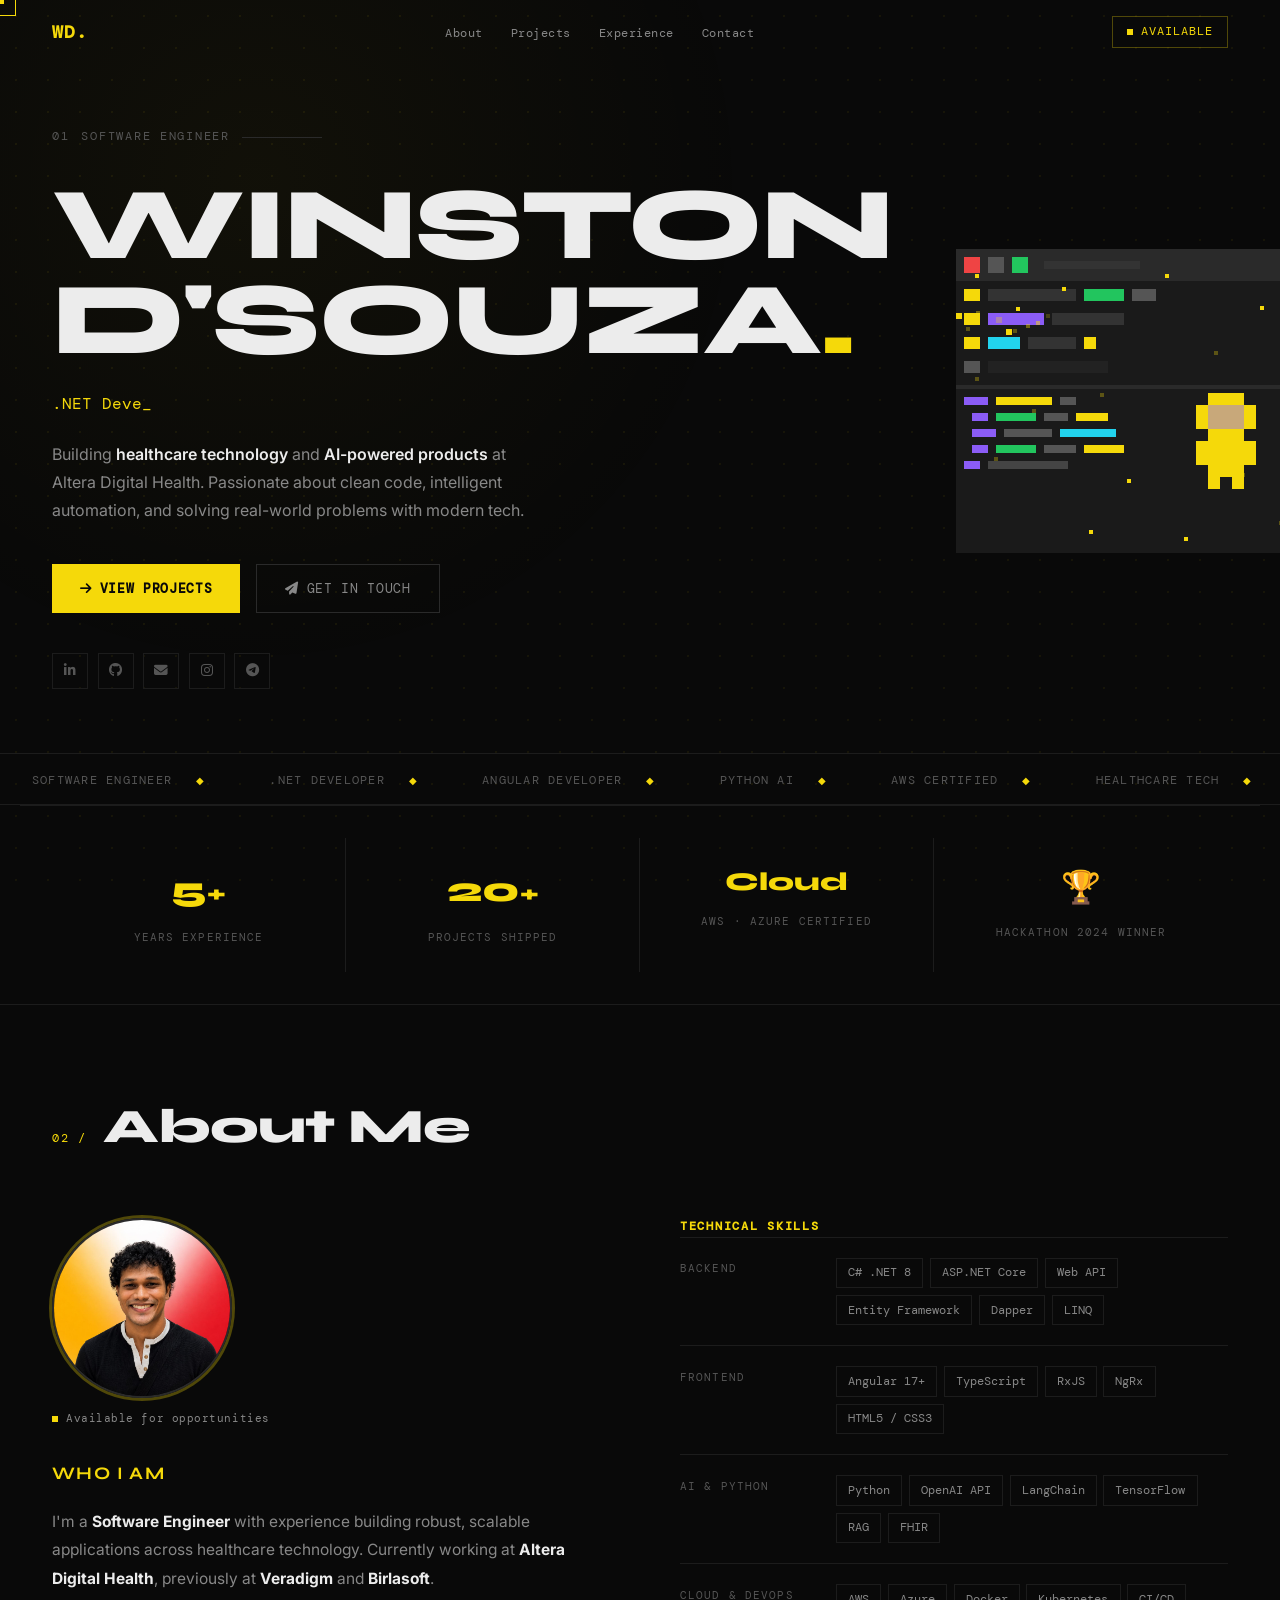
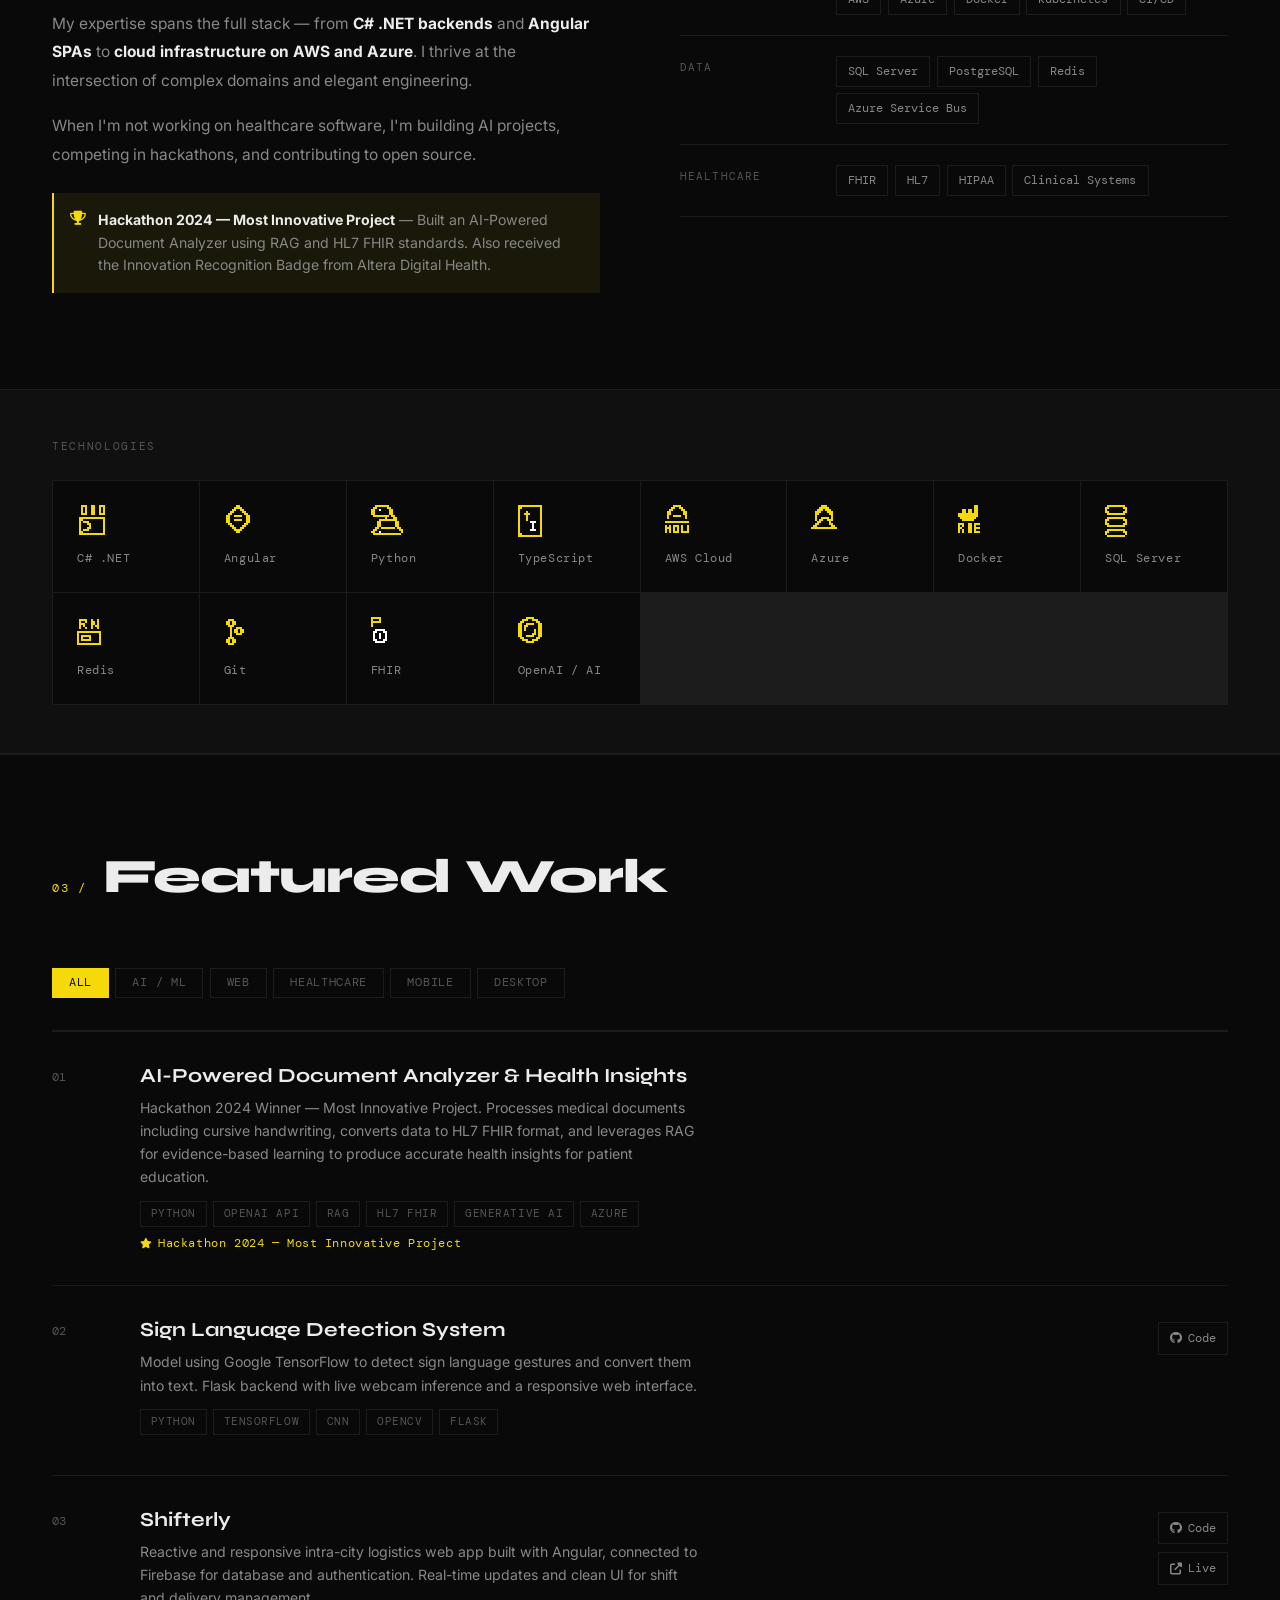
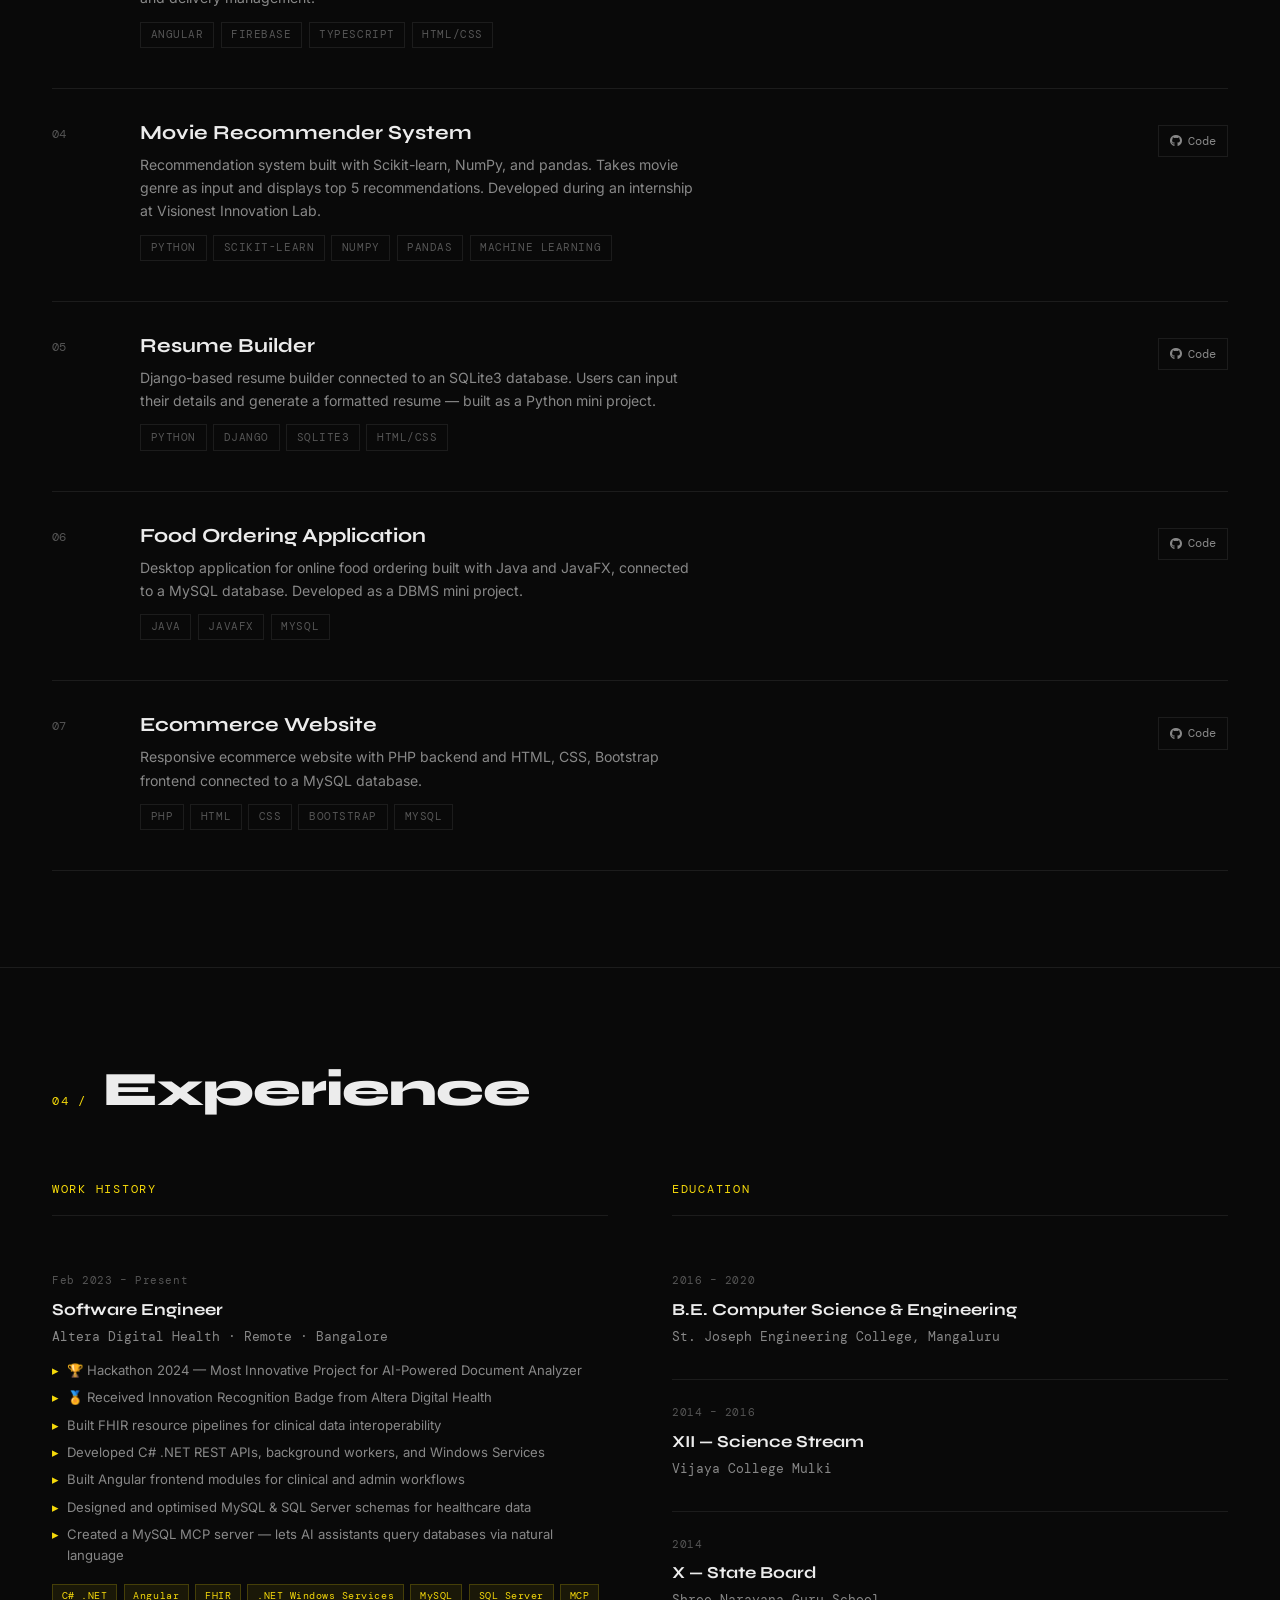
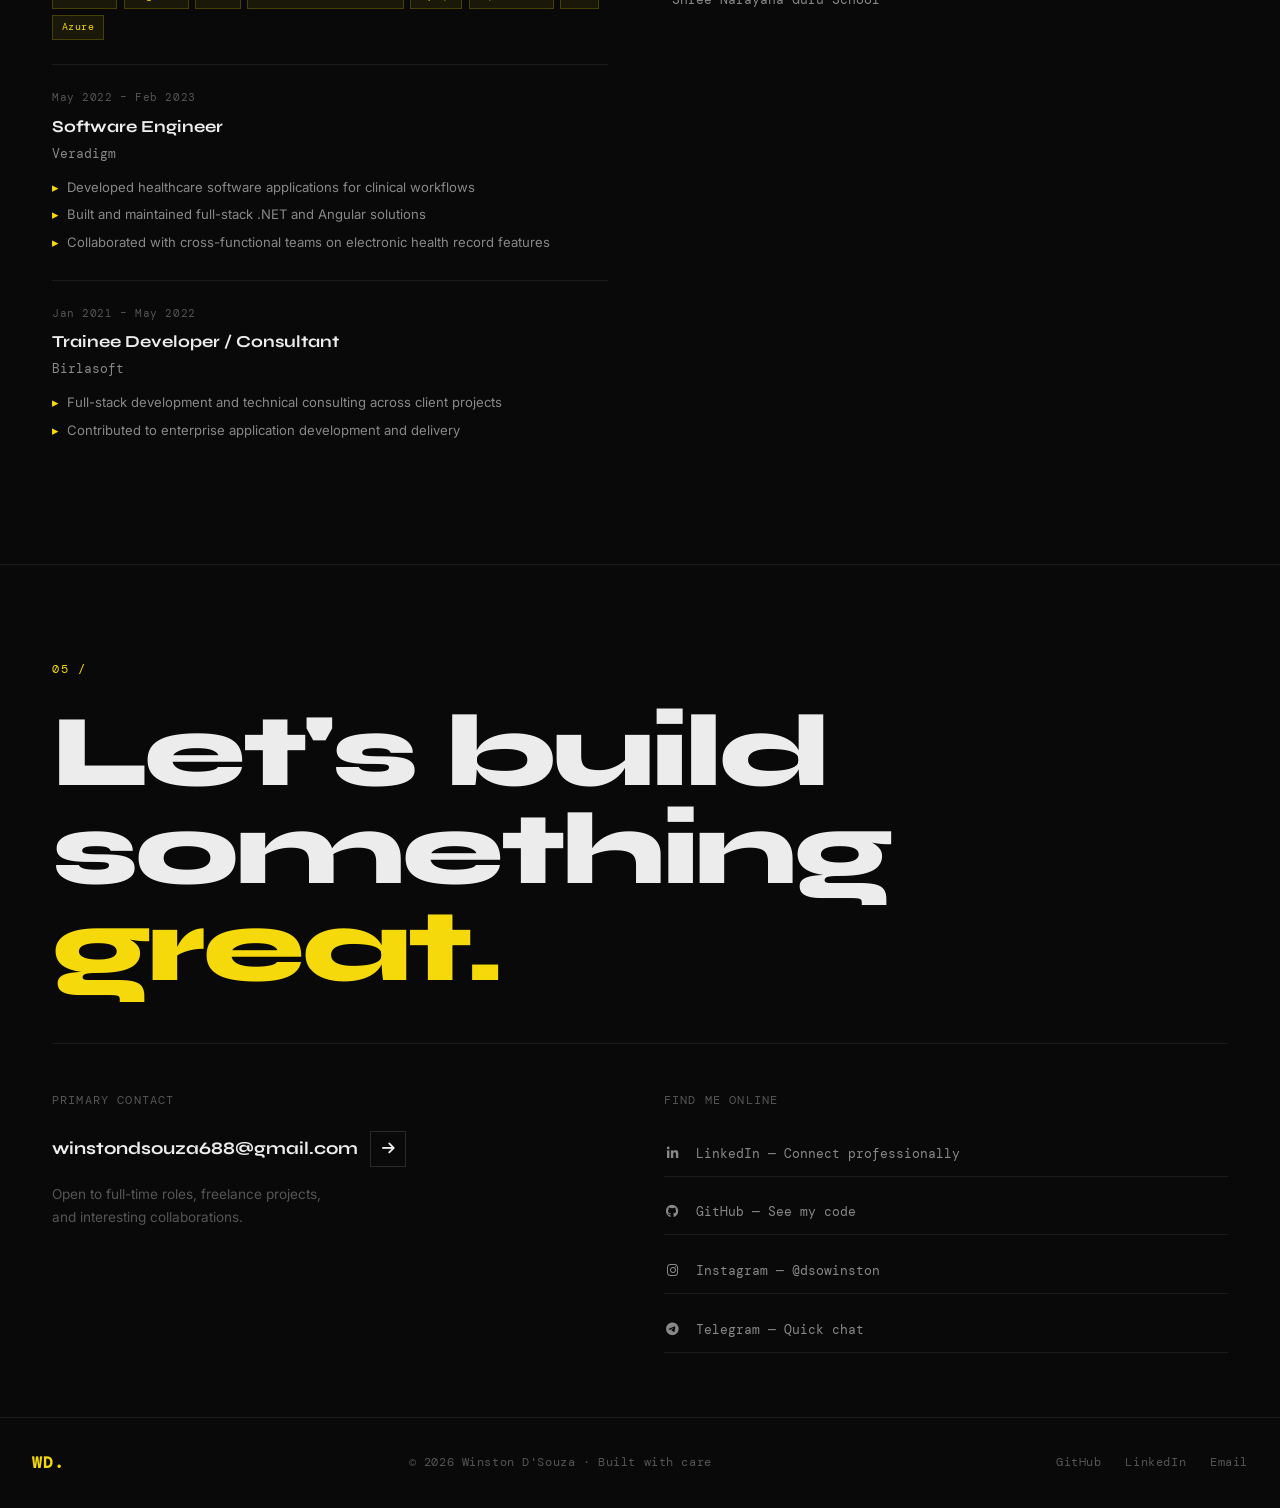
<file: index.html>
<!DOCTYPE html>
<html lang="en">
<head>
<meta charset="UTF-8">
<meta name="viewport" content="width=device-width, initial-scale=1.0">
<meta http-equiv="X-UA-Compatible" content="ie=edge">

<!-- Primary Meta Tags -->
<title>Winston D'Souza — Software Engineer & AI Developer</title>
<meta name="title" content="Winston D'Souza — Software Engineer & AI Developer">
<meta name="description" content="Winston D'Souza - Software Engineer at Altera Digital Health. Experienced in .NET, Angular, AI, and cloud technologies. Hackathon 2024 Winner. AWS Certified.">
<meta name="keywords" content="Winston Dsouza, Software Engineer, .NET Developer, Angular Developer, AWS Certified, Healthcare Technology, Full Stack Developer, AI Developer, FHIR, Altera Digital Health">
<meta name="author" content="Winston D'Souza">
<meta name="copyright" content="Winston D'Souza">
<meta name="robots" content="index,follow">
<meta name="url" content="https://winston-dsouza.github.io">
<link rel="canonical" href="https://winston-dsouza.github.io">

<!-- Open Graph / Facebook -->
<meta property="og:type" content="website">
<meta property="og:url" content="https://winston-dsouza.github.io">
<meta property="og:title" content="Winston D'Souza — Software Engineer & AI Developer">
<meta property="og:description" content="Software Engineer at Altera Digital Health specialising in .NET, Angular, AI, and cloud technologies. Hackathon 2024 Winner. AWS Certified.">
<meta property="og:image" content="https://winston-dsouza.github.io/images/winston-profile-2026.jpg">
<meta property="og:image:width" content="800">
<meta property="og:image:height" content="800">
<meta property="og:image:alt" content="Winston D'Souza — Software Engineer">
<meta property="og:locale" content="en_US">
<meta property="profile:first_name" content="Winston">
<meta property="profile:last_name" content="D'Souza">

<!-- Twitter Card -->
<meta name="twitter:card" content="summary">
<meta name="twitter:url" content="https://winston-dsouza.github.io">
<meta name="twitter:title" content="Winston D'Souza — Software Engineer & AI Developer">
<meta name="twitter:description" content="Software Engineer at Altera Digital Health specialising in .NET, Angular, AI, and cloud technologies. Hackathon 2024 Winner.">
<meta name="twitter:image" content="https://winston-dsouza.github.io/images/winston-profile-2026.jpg">
<meta name="twitter:image:alt" content="Winston D'Souza — Software Engineer">
<meta name="twitter:creator" content="@dsowinston">

<!-- Favicons & App Icons -->
<link rel="icon" href="/favicon.ico?v=2" sizes="any">
<link rel="icon" href="/favicon.svg?v=2" type="image/svg+xml">
<link rel="apple-touch-icon" href="/apple-touch-icon.png">
<link rel="manifest" href="/site.webmanifest">
<meta name="msapplication-TileColor" content="#F5D90A">
<meta name="theme-color" content="#F5D90A">

<!-- Google Site Verification -->
<meta name="google-site-verification" content="7NvY9Vsj7rttvGzNv6bgDLhgzpnshODdDS5ciUlTOKY">

<!-- JSON-LD Structured Data: Person (enables Google Knowledge Panel photo) -->
<script type="application/ld+json">
{
  "@context": "https://schema.org",
  "@type": "Person",
  "name": "Winston D'Souza",
  "alternateName": "Winston Dsouza",
  "url": "https://winston-dsouza.github.io",
  "image": {
    "@type": "ImageObject",
    "url": "https://winston-dsouza.github.io/images/winston-profile-2026.jpg",
    "width": 800,
    "height": 800
  },
  "jobTitle": "Software Engineer",
  "worksFor": {
    "@type": "Organization",
    "name": "Altera Digital Health"
  },
  "description": "Software Engineer specialising in .NET, Angular, AI, and cloud technologies. Hackathon 2024 Winner. AWS Certified.",
  "sameAs": [
    "https://github.com/winston-dsouza",
    "https://www.instagram.com/dsowinston/"
  ],
  "knowsAbout": [".NET", "Angular", "C#", "AWS", "Azure", "FHIR", "TypeScript", "Docker", "AI/ML"],
  "alumniOf": {
    "@type": "EducationalOrganization",
    "name": "St. Joseph Engineering College"
  }
}
</script>

<!-- Fonts -->
<link rel="preconnect" href="https://fonts.googleapis.com">
<link rel="preconnect" href="https://fonts.gstatic.com" crossorigin>
<link href="https://fonts.googleapis.com/css2?family=Syne:wght@400;700;800&family=DM+Mono:wght@400;500;700&family=Inter:wght@400;500;600&display=swap" rel="stylesheet">
<link rel="preconnect" href="https://cdnjs.cloudflare.com">
<link rel="stylesheet" href="https://cdnjs.cloudflare.com/ajax/libs/font-awesome/6.4.0/css/all.min.css" integrity="sha512-iecdLmaskl7CVkqkXNQ/ZH/XLlvWZOJyj7Yy7tcenmpD1ypASozpmT/E0iPtmFIB46ZmdtAc9eNBvH0H/ZpiBw==" crossorigin="anonymous" referrerpolicy="no-referrer">
<link rel="stylesheet" href="style.css">
</head>
<body>

<!-- Custom cursor -->
<div class="cursor-dot" id="cursor-dot"></div>
<div class="cursor-ring" id="cursor-ring"></div>

<!-- Scroll progress -->
<div class="scroll-progress" id="scroll-progress"></div>

<!-- Background pixel grid -->
<div class="bg-pixel-grid"></div>

<!-- Loader -->
<div class="loader" id="loader">
  <div class="loader-inner">
    <div class="loader-logo">WD.</div>
    <div class="loader-pixels">
      <span></span><span></span><span></span><span></span>
      <span></span><span></span><span></span><span></span>
      <span></span><span></span><span></span><span></span>
      <span></span><span></span><span></span><span></span>
    </div>
  </div>
</div>

<!-- Mobile sidebar overlay -->
<div class="sidebar-overlay" id="sidebar-overlay" onclick="closeSidebar()"></div>
<aside class="mobile-sidebar" id="mobile-sidebar">
  <ul>
    <li><a href="#about" onclick="closeSidebar()">About</a></li>
    <li><a href="#projects" onclick="closeSidebar()">Projects</a></li>
    <li><a href="#experience" onclick="closeSidebar()">Experience</a></li>
    <li><a href="#contact" onclick="closeSidebar()">Contact</a></li>
  </ul>
</aside>

<!-- Navigation -->
<nav class="navbar" id="navbar">
  <div class="nav-inner">
    <a href="#" class="nav-logo">WD.</a>
    <ul class="nav-links">
      <li><a href="#about">About</a></li>
      <li><a href="#projects">Projects</a></li>
      <li><a href="#experience">Experience</a></li>
      <li><a href="#contact">Contact</a></li>
    </ul>
    <div class="nav-status">
      <span class="status-dot"></span>
      Available
    </div>
    <button class="mobile-toggle" id="mobile-toggle" onclick="toggleSidebar()" aria-label="Menu">
      <span></span><span></span><span></span>
    </button>
  </div>
</nav>

<!-- HERO -->
<section class="hero" id="home">
  <div class="hero-main">
    <div class="hero-left fade-in">
      <div class="hero-label">
        <span>01</span>
        Software Engineer
      </div>
      <h1 class="hero-title">
        WINSTON<br>
        D'SOUZA<span class="yellow">.</span>
      </h1>
      <div class="hero-typed-wrap">
        <span class="typed-txt" id="typed-text"></span><span class="typed-cur">_</span>
      </div>
      <p class="hero-bio">
        Building <strong>healthcare technology</strong> and <strong>AI-powered products</strong> at Altera Digital Health. Passionate about clean code, intelligent automation, and solving real-world problems with modern tech.
      </p>
      <div class="hero-actions">
        <a href="#projects" class="btn-primary">
          <i class="fas fa-arrow-right"></i> View Projects
        </a>
        <a href="#contact" class="btn-outline">
          <i class="fas fa-paper-plane"></i> Get in Touch
        </a>
      </div>
      <div class="hero-social">
        <a href="https://linkedin.com/in/winston-dsouza" target="_blank" aria-label="LinkedIn">
          <i class="fab fa-linkedin-in"></i>
        </a>
        <a href="https://github.com/winston-dsouza" target="_blank" aria-label="GitHub">
          <i class="fab fa-github"></i>
        </a>
        <a href="mailto:winstondsouza688@gmail.com" aria-label="Email">
          <i class="fas fa-envelope"></i>
        </a>
        <a href="https://www.instagram.com/dsowinston/" target="_blank" aria-label="Instagram">
          <i class="fab fa-instagram"></i>
        </a>
        <a href="https://t.me/winston_dsouza" target="_blank" aria-label="Telegram">
          <i class="fab fa-telegram"></i>
        </a>
      </div>
    </div>

    <div class="hero-visual fade-in" style="transition-delay:0.2s">
      <div class="pixel-scatter" id="pixel-scatter"></div>
      <canvas class="pixel-terminal" id="pixel-terminal-canvas" width="380" height="320"></canvas>
    </div>
  </div>

  <div class="hero-ticker">
    <div class="ticker-track" id="ticker-track">
      <span class="ticker-item">Software Engineer <span class="tick-sep">◆</span></span>
      <span class="ticker-item">.NET Developer <span class="tick-sep">◆</span></span>
      <span class="ticker-item">Angular Developer <span class="tick-sep">◆</span></span>
      <span class="ticker-item">Python AI <span class="tick-sep">◆</span></span>
      <span class="ticker-item">AWS Certified <span class="tick-sep">◆</span></span>
      <span class="ticker-item">Healthcare Tech <span class="tick-sep">◆</span></span>
      <span class="ticker-item">Hackathon Winner 2024 <span class="tick-sep">◆</span></span>
      <span class="ticker-item">FHIR Integration <span class="tick-sep">◆</span></span>
      <span class="ticker-item">Software Engineer <span class="tick-sep">◆</span></span>
      <span class="ticker-item">.NET Developer <span class="tick-sep">◆</span></span>
      <span class="ticker-item">Angular Developer <span class="tick-sep">◆</span></span>
      <span class="ticker-item">Python AI <span class="tick-sep">◆</span></span>
      <span class="ticker-item">AWS Certified <span class="tick-sep">◆</span></span>
      <span class="ticker-item">Healthcare Tech <span class="tick-sep">◆</span></span>
      <span class="ticker-item">Hackathon Winner 2024 <span class="tick-sep">◆</span></span>
      <span class="ticker-item">FHIR Integration <span class="tick-sep">◆</span></span>
    </div>
  </div>

  <div class="hero-stats">
    <div class="stat-item fade-in">
      <span class="stat-num">5<span style="font-size:1.5rem">+</span></span>
      <span class="stat-label">Years Experience</span>
    </div>
    <div class="stat-item fade-in" style="transition-delay:0.1s">
      <span class="stat-num">20<span style="font-size:1.5rem">+</span></span>
      <span class="stat-label">Projects Shipped</span>
    </div>
    <div class="stat-item fade-in" style="transition-delay:0.2s">
      <span class="stat-num" style="font-size:1.6rem">Cloud</span>
      <span class="stat-label">AWS · Azure Certified</span>
    </div>
    <div class="stat-item fade-in" style="transition-delay:0.3s">
      <span class="stat-num" style="font-size:2rem">&#127942;</span>
      <span class="stat-label">Hackathon 2024 Winner</span>
    </div>
  </div>
</section>

<!-- ABOUT -->
<div class="section-full" id="about">
  <div class="section-inner">
    <div class="section-head fade-in">
      <span class="section-num">02 /</span>
      <h2 class="section-title">About Me</h2>
    </div>
    <div class="about-grid">
      <div class="about-text fade-in">
        <div class="about-photo-wrap">
          <img src="images/winston-profile-2026.jpg" alt="Winston D'Souza" class="about-photo">
          <div class="about-photo-label">
            <span class="status-dot"></span> Available for opportunities
          </div>
        </div>
        <h3>Who I Am</h3>
        <p>
          I'm a <strong>Software Engineer</strong> with experience building robust, scalable applications across healthcare technology. Currently working at <strong>Altera Digital Health</strong>, previously at <strong>Veradigm</strong> and <strong>Birlasoft</strong>.
        </p>
        <p>
          My expertise spans the full stack — from <strong>C# .NET backends</strong> and <strong>Angular SPAs</strong> to <strong>cloud infrastructure on AWS and Azure</strong>. I thrive at the intersection of complex domains and elegant engineering.
        </p>
        <p>
          When I'm not working on healthcare software, I'm building AI projects, competing in hackathons, and contributing to open source.
        </p>
        <div class="award-line">
          <i class="fas fa-trophy" style="color:var(--yellow);margin-top:2px;flex-shrink:0"></i>
          <div>
            <strong>Hackathon 2024 — Most Innovative Project</strong> — Built an AI-Powered Document Analyzer using RAG and HL7 FHIR standards. Also received the Innovation Recognition Badge from Altera Digital Health.
          </div>
        </div>
      </div>
      <div class="fade-in" style="transition-delay:0.15s">
        <h3 style="font-family:'DM Mono',monospace;font-size:0.72rem;color:var(--yellow);text-transform:uppercase;letter-spacing:0.15em;margin-bottom:0">Technical Skills</h3>
        <div class="skills-grid" style="margin-top:0">
          <div class="skill-cat">
            <span class="skill-cat-label">Backend</span>
            <div class="skill-tags-row">
              <span class="stag">C# .NET 8</span>
              <span class="stag">ASP.NET Core</span>
              <span class="stag">Web API</span>
              <span class="stag">Entity Framework</span>
              <span class="stag">Dapper</span>
              <span class="stag">LINQ</span>
            </div>
          </div>
          <div class="skill-cat">
            <span class="skill-cat-label">Frontend</span>
            <div class="skill-tags-row">
              <span class="stag">Angular 17+</span>
              <span class="stag">TypeScript</span>
              <span class="stag">RxJS</span>
              <span class="stag">NgRx</span>
              <span class="stag">HTML5 / CSS3</span>
            </div>
          </div>
          <div class="skill-cat">
            <span class="skill-cat-label">AI &amp; Python</span>
            <div class="skill-tags-row">
              <span class="stag">Python</span>
              <span class="stag">OpenAI API</span>
              <span class="stag">LangChain</span>
              <span class="stag">TensorFlow</span>
              <span class="stag">RAG</span>
              <span class="stag">FHIR</span>
            </div>
          </div>
          <div class="skill-cat">
            <span class="skill-cat-label">Cloud &amp; DevOps</span>
            <div class="skill-tags-row">
              <span class="stag">AWS</span>
              <span class="stag">Azure</span>
              <span class="stag">Docker</span>
              <span class="stag">Kubernetes</span>
              <span class="stag">CI/CD</span>
            </div>
          </div>
          <div class="skill-cat">
            <span class="skill-cat-label">Data</span>
            <div class="skill-tags-row">
              <span class="stag">SQL Server</span>
              <span class="stag">PostgreSQL</span>
              <span class="stag">Redis</span>
              <span class="stag">Azure Service Bus</span>
            </div>
          </div>
          <div class="skill-cat">
            <span class="skill-cat-label">Healthcare</span>
            <div class="skill-tags-row">
              <span class="stag">FHIR</span>
              <span class="stag">HL7</span>
              <span class="stag">HIPAA</span>
              <span class="stag">Clinical Systems</span>
            </div>
          </div>
        </div>
      </div>
    </div>
  </div>
</div>

<!-- PIXEL TECH GRID -->
<div style="background:var(--surface);border-top:1px solid var(--border);border-bottom:1px solid var(--border);padding:3rem 0">
  <div style="max-width:var(--max);margin:0 auto;padding:0 2rem">
    <p style="font-family:'DM Mono',monospace;font-size:0.7rem;color:var(--muted);letter-spacing:0.15em;text-transform:uppercase;margin-bottom:1.5rem">Technologies</p>
    <div class="pixel-skills-grid" id="pixel-skills-grid"></div>
  </div>
</div>

<!-- PROJECTS -->
<div class="section-full" id="projects">
  <div class="section-inner">
    <div class="section-head fade-in">
      <span class="section-num">03 /</span>
      <h2 class="section-title">Featured Work</h2>
    </div>
    <div class="filter-row fade-in">
      <button class="ftab active" data-filter="all">All</button>
      <button class="ftab" data-filter="ai">AI / ML</button>
      <button class="ftab" data-filter="web">Web</button>
      <button class="ftab" data-filter="healthcare">Healthcare</button>
      <button class="ftab" data-filter="mobile">Mobile</button>
      <button class="ftab" data-filter="desktop">Desktop</button>
    </div>
    <div id="project-list"></div>
  </div>
</div>

<!-- EXPERIENCE -->
<div class="section-full" id="experience">
  <div class="section-inner">
    <div class="section-head fade-in">
      <span class="section-num">04 /</span>
      <h2 class="section-title">Experience</h2>
    </div>
    <div class="exp-grid">
      <div class="fade-in">
        <div class="exp-col-title">Work History</div>
        <div class="exp-item">
          <div class="exp-date">Feb 2023 – Present</div>
          <div class="exp-role">Software Engineer</div>
          <div class="exp-company">Altera Digital Health · Remote · Bangalore</div>
          <ul class="exp-achievements">
            <li>🏆 Hackathon 2024 — Most Innovative Project for AI-Powered Document Analyzer</li>
            <li>🏅 Received Innovation Recognition Badge from Altera Digital Health</li>
            <li>Built FHIR resource pipelines for clinical data interoperability</li>
            <li>Developed C# .NET REST APIs, background workers, and Windows Services</li>
            <li>Built Angular frontend modules for clinical and admin workflows</li>
            <li>Designed and optimised MySQL &amp; SQL Server schemas for healthcare data</li>
            <li>Created a MySQL MCP server — lets AI assistants query databases via natural language</li>
          </ul>
          <div class="exp-tags">
            <span class="etag">C# .NET</span>
            <span class="etag">Angular</span>
            <span class="etag">FHIR</span>
            <span class="etag">.NET Windows Services</span>
            <span class="etag">MySQL</span>
            <span class="etag">SQL Server</span>
            <span class="etag">MCP</span>
            <span class="etag">Azure</span>
          </div>
        </div>
        <div class="exp-item">
          <div class="exp-date">May 2022 – Feb 2023</div>
          <div class="exp-role">Software Engineer</div>
          <div class="exp-company">Veradigm</div>
          <ul class="exp-achievements">
            <li>Developed healthcare software applications for clinical workflows</li>
            <li>Built and maintained full-stack .NET and Angular solutions</li>
            <li>Collaborated with cross-functional teams on electronic health record features</li>
          </ul>
        </div>
        <div class="exp-item">
          <div class="exp-date">Jan 2021 – May 2022</div>
          <div class="exp-role">Trainee Developer / Consultant</div>
          <div class="exp-company">Birlasoft</div>
          <ul class="exp-achievements">
            <li>Full-stack development and technical consulting across client projects</li>
            <li>Contributed to enterprise application development and delivery</li>
          </ul>
        </div>
      </div>
      <div class="fade-in" style="transition-delay:0.15s">
        <div class="exp-col-title">Education</div>
        <div class="exp-item">
          <div class="exp-date">2016 – 2020</div>
          <div class="exp-role">B.E. Computer Science &amp; Engineering</div>
          <div class="exp-company">St. Joseph Engineering College, Mangaluru</div>
        </div>
        <div class="exp-item">
          <div class="exp-date">2014 – 2016</div>
          <div class="exp-role">XII — Science Stream</div>
          <div class="exp-company">Vijaya College Mulki</div>
        </div>
        <div class="exp-item">
          <div class="exp-date">2014</div>
          <div class="exp-role">X — State Board</div>
          <div class="exp-company">Shree Narayana Guru School</div>
        </div>
      </div>
    </div>
  </div>
</div>

<!-- CONTACT -->
<section class="contact-section" id="contact">
  <div class="contact-inner">
    <p class="section-num" style="margin-bottom:1.5rem;display:block">05 /</p>
    <h2 class="contact-big fade-in">
      Let's build<br>
      something<br>
      <span class="c-yellow">great.</span>
    </h2>
    <div class="contact-row">
      <div class="fade-in">
        <p style="font-family:'DM Mono',monospace;font-size:0.72rem;color:var(--muted);letter-spacing:0.1em;text-transform:uppercase;margin-bottom:1.25rem">Primary Contact</p>
        <a href="mailto:winstondsouza688@gmail.com" class="contact-email-link">
          winstondsouza688@gmail.com
          <span class="arrow"><i class="fas fa-arrow-right"></i></span>
        </a>
        <p style="font-size:0.85rem;color:var(--muted);margin-top:1rem;line-height:1.7">
          Open to full-time roles, freelance projects,<br>and interesting collaborations.
        </p>
      </div>
      <div class="fade-in" style="transition-delay:0.1s">
        <p style="font-family:'DM Mono',monospace;font-size:0.72rem;color:var(--muted);letter-spacing:0.1em;text-transform:uppercase;margin-bottom:1.25rem">Find Me Online</p>
        <div class="contact-channels">
          <a href="https://linkedin.com/in/winston-dsouza" target="_blank" class="ch-item">
            <i class="fab fa-linkedin-in"></i>
            LinkedIn — Connect professionally
          </a>
          <a href="https://github.com/winston-dsouza" target="_blank" class="ch-item">
            <i class="fab fa-github"></i>
            GitHub — See my code
          </a>
          <a href="https://www.instagram.com/dsowinston/" target="_blank" class="ch-item">
            <i class="fab fa-instagram"></i>
            Instagram — @dsowinston
          </a>
          <a href="https://t.me/winston_dsouza" target="_blank" class="ch-item">
            <i class="fab fa-telegram"></i>
            Telegram — Quick chat
          </a>
        </div>
      </div>
    </div>
  </div>
  <div class="footer" style="margin-top:4rem">
    <div class="footer-inner">
      <span class="footer-logo">WD.</span>
      <span class="footer-copy">&copy; 2026 Winston D'Souza &middot; Built with care</span>
      <div class="footer-links">
        <a href="https://github.com/winston-dsouza" target="_blank">GitHub</a>
        <a href="https://linkedin.com/in/winston-dsouza" target="_blank">LinkedIn</a>
        <a href="mailto:winstondsouza688@gmail.com">Email</a>
      </div>
    </div>
  </div>
</section>

<button class="back-to-top" id="back-to-top" onclick="window.scrollTo({top:0,behavior:'smooth'})" aria-label="Back to top">
  <i class="fas fa-arrow-up"></i>
</button>

<script>
/* ---- PIXEL ART ENGINE ---- */
function pixelSVG(grid, size, c1, c2, c3) {
  const R = grid.length, C = grid[0].length, px = size / C;
  const pal = { 1: c1||'#F5D90A', 2: c2||'#FFFFFF', 3: c3||'#888' };
  let r = '';
  for (let y=0;y<R;y++) for (let x=0;x<C;x++) if (grid[y][x]) r += '<rect x="'+(x*px)+'" y="'+(y*px)+'" width="'+px+'" height="'+px+'" fill="'+pal[grid[y][x]]+'"/>';
  return '<svg xmlns="http://www.w3.org/2000/svg" viewBox="0 0 '+size+' '+size+'" width="'+size+'" height="'+size+'" style="image-rendering:pixelated;display:block">'+r+'</svg>';
}

var P = {
  dotnet:[[0,0,1,1,1,0,0,1,1,0,0,1,1,1,0,0],[0,0,1,0,1,0,0,1,1,0,0,1,0,1,0,0],[0,0,1,0,1,0,0,1,1,0,0,1,0,1,0,0],[0,0,1,0,1,0,0,1,1,0,0,1,0,1,0,0],[0,0,1,1,1,0,0,1,1,0,0,1,1,1,0,0],[0,0,0,0,0,0,0,0,0,0,0,0,0,0,0,0],[0,1,1,1,1,1,1,1,1,1,1,1,1,1,0,0],[0,1,1,0,0,0,0,0,0,0,0,0,0,1,0,0],[0,1,0,1,1,1,0,0,0,0,0,0,0,1,0,0],[0,1,0,0,0,1,1,0,0,0,0,0,0,1,0,0],[0,1,0,0,0,0,1,0,0,0,0,0,0,1,0,0],[0,1,0,0,0,1,1,0,0,0,0,0,0,1,0,0],[0,1,0,1,1,1,0,0,0,0,0,0,0,1,0,0],[0,1,1,0,0,0,0,0,0,0,0,0,0,1,0,0],[0,1,1,1,1,1,1,1,1,1,1,1,1,1,0,0],[0,0,0,0,0,0,0,0,0,0,0,0,0,0,0,0]],
  angular:[[0,0,0,0,0,0,1,1,0,0,0,0,0,0,0,0],[0,0,0,0,0,1,1,1,1,0,0,0,0,0,0,0],[0,0,0,0,1,1,0,0,1,1,0,0,0,0,0,0],[0,0,0,1,1,0,0,0,0,1,1,0,0,0,0,0],[0,0,1,1,0,0,0,0,0,0,1,1,0,0,0,0],[0,1,1,0,0,1,1,1,1,0,0,1,1,0,0,0],[0,1,1,0,0,0,0,0,0,0,0,1,1,0,0,0],[0,1,1,0,0,1,1,1,1,0,0,1,1,0,0,0],[0,1,1,0,0,0,0,0,0,0,0,1,1,0,0,0],[0,0,1,1,0,0,0,0,0,0,1,1,0,0,0,0],[0,0,0,1,1,0,0,0,0,1,1,0,0,0,0,0],[0,0,0,0,1,1,0,0,1,1,0,0,0,0,0,0],[0,0,0,0,0,1,1,1,1,0,0,0,0,0,0,0],[0,0,0,0,0,0,1,1,0,0,0,0,0,0,0,0],[0,0,0,0,0,0,0,0,0,0,0,0,0,0,0,0],[0,0,0,0,0,0,0,0,0,0,0,0,0,0,0,0]],
  python:[[0,0,1,1,1,1,1,1,1,0,0,0,0,0,0,0],[0,1,1,0,0,0,0,0,1,1,0,0,0,0,0,0],[1,1,0,0,2,0,0,0,0,1,1,0,0,0,0,0],[1,1,0,0,0,0,0,0,0,1,1,0,0,0,0,0],[1,1,0,0,0,0,0,0,0,1,1,0,0,0,0,0],[0,1,1,1,1,1,1,1,1,0,1,1,0,0,0,0],[0,0,0,0,0,0,0,1,0,0,0,1,1,0,0,0],[0,0,0,0,1,1,1,1,1,1,1,1,1,0,0,0],[0,0,0,1,1,0,0,0,0,0,0,0,1,1,0,0],[0,0,0,1,1,0,0,0,0,0,0,0,1,1,0,0],[0,0,0,1,1,0,0,0,0,0,0,0,1,1,0,0],[0,0,1,1,0,1,1,1,1,1,1,1,0,1,1,0],[0,1,1,0,0,0,0,0,0,0,0,0,0,0,1,1],[1,1,0,0,2,0,0,0,0,0,0,0,0,0,0,1],[0,1,1,1,1,1,1,1,1,1,1,1,1,1,1,0],[0,0,0,0,0,0,0,0,0,0,0,0,0,0,0,0]],
  aws:[[0,0,0,0,1,1,1,1,0,0,0,0,0,0,0,0],[0,0,0,1,1,0,0,1,1,0,0,0,0,0,0,0],[0,0,1,1,0,0,0,0,1,1,0,0,0,0,0,0],[0,1,1,0,0,0,0,0,0,1,1,0,0,0,0,0],[0,1,1,0,0,0,0,0,0,1,1,0,0,0,0,0],[0,1,0,0,1,1,1,1,0,0,1,0,0,0,0,0],[0,1,0,0,0,0,0,0,0,0,1,0,0,0,0,0],[0,0,0,0,0,0,0,0,0,0,0,0,0,0,0,0],[1,1,1,1,1,1,1,1,1,1,1,1,0,0,0,0],[0,0,0,0,0,0,0,0,0,0,0,0,0,0,0,0],[1,0,1,0,1,1,1,0,1,0,0,1,0,0,0,0],[1,1,1,0,1,0,1,0,1,0,0,1,0,0,0,0],[1,0,1,0,1,0,1,0,1,0,0,1,0,0,0,0],[1,0,1,0,1,1,1,0,1,1,1,1,0,0,0,0],[0,0,0,0,0,0,0,0,0,0,0,0,0,0,0,0],[0,0,0,0,0,0,0,0,0,0,0,0,0,0,0,0]],
  typescript:[[1,1,1,1,1,1,1,1,1,1,1,1,0,0,0,0],[1,1,0,0,0,0,0,0,0,0,0,1,0,0,0,0],[1,0,0,0,0,0,0,0,0,0,0,1,0,0,0,0],[1,0,0,0,1,0,0,0,0,0,0,1,0,0,0,0],[1,0,0,1,1,1,0,0,0,0,0,1,0,0,0,0],[1,0,0,0,1,0,0,0,0,0,0,1,0,0,0,0],[1,0,0,0,1,0,0,0,0,0,0,1,0,0,0,0],[1,0,0,0,1,0,0,0,0,0,0,1,0,0,0,0],[1,0,0,0,0,0,2,2,2,0,0,1,0,0,0,0],[1,0,0,0,0,0,0,2,0,0,0,1,0,0,0,0],[1,0,0,0,0,0,0,2,0,0,0,1,0,0,0,0],[1,0,0,0,0,0,0,2,0,0,0,1,0,0,0,0],[1,0,0,0,0,0,2,2,2,0,0,1,0,0,0,0],[1,0,0,0,0,0,0,0,0,0,0,1,0,0,0,0],[1,1,0,0,0,0,0,0,0,0,0,1,0,0,0,0],[1,1,1,1,1,1,1,1,1,1,1,1,0,0,0,0]],
  docker:[[0,0,0,0,0,0,0,0,1,1,0,0,0,0,0,0],[0,0,0,0,0,0,0,0,1,1,0,0,0,0,0,0],[0,0,1,1,0,1,1,0,1,1,0,0,0,0,0,0],[0,0,1,1,0,1,1,0,1,1,0,0,0,0,0,0],[1,1,1,1,1,1,1,1,1,1,0,0,0,0,0,0],[1,1,1,1,1,1,1,1,1,1,0,0,0,0,0,0],[0,1,1,1,1,1,1,1,1,0,0,0,0,0,0,0],[0,0,1,1,1,1,1,1,0,0,0,0,0,0,0,0],[0,0,0,0,0,0,0,0,0,0,0,0,0,0,0,0],[1,1,1,0,0,1,1,0,1,1,1,0,0,0,0,0],[1,0,1,0,0,1,1,0,1,0,0,0,0,0,0,0],[1,1,0,0,0,1,1,0,1,1,1,0,0,0,0,0],[1,0,1,0,0,1,1,0,1,0,0,0,0,0,0,0],[1,0,1,0,0,1,1,0,1,1,1,0,0,0,0,0],[0,0,0,0,0,0,0,0,0,0,0,0,0,0,0,0],[0,0,0,0,0,0,0,0,0,0,0,0,0,0,0,0]],
  git:[[0,0,0,0,0,0,0,0,0,0,0,0,0,0,0,0],[0,0,1,1,1,0,0,0,0,0,0,0,0,0,0,0],[0,1,1,0,1,1,0,0,0,0,0,0,0,0,0,0],[0,1,1,0,1,1,0,0,0,0,0,0,0,0,0,0],[0,0,1,1,1,0,0,0,0,0,0,0,0,0,0,0],[0,0,0,1,0,0,1,1,1,0,0,0,0,0,0,0],[0,0,0,1,0,1,1,0,1,1,0,0,0,0,0,0],[0,0,0,1,0,1,1,0,1,1,0,0,0,0,0,0],[0,0,0,1,0,0,1,1,1,0,0,0,0,0,0,0],[0,0,0,1,0,0,0,0,0,0,0,0,0,0,0,0],[0,0,1,1,1,0,0,0,0,0,0,0,0,0,0,0],[0,1,1,0,1,1,0,0,0,0,0,0,0,0,0,0],[0,1,1,0,1,1,0,0,0,0,0,0,0,0,0,0],[0,0,1,1,1,0,0,0,0,0,0,0,0,0,0,0],[0,0,0,0,0,0,0,0,0,0,0,0,0,0,0,0],[0,0,0,0,0,0,0,0,0,0,0,0,0,0,0,0]],
  sql:[[0,1,1,1,1,1,1,1,1,1,0,0,0,0,0,0],[1,1,0,0,0,0,0,0,0,1,1,0,0,0,0,0],[1,0,0,0,0,0,0,0,0,0,1,0,0,0,0,0],[1,1,0,0,0,0,0,0,0,1,1,0,0,0,0,0],[0,1,1,1,1,1,1,1,1,1,0,0,0,0,0,0],[0,0,0,0,0,0,0,0,0,0,0,0,0,0,0,0],[0,1,1,1,1,1,1,1,1,1,0,0,0,0,0,0],[1,1,0,0,0,0,0,0,0,1,1,0,0,0,0,0],[1,0,0,0,0,0,0,0,0,0,1,0,0,0,0,0],[1,1,0,0,0,0,0,0,0,1,1,0,0,0,0,0],[0,1,1,1,1,1,1,1,1,1,0,0,0,0,0,0],[0,0,0,0,0,0,0,0,0,0,0,0,0,0,0,0],[0,1,1,1,1,1,1,1,1,1,0,0,0,0,0,0],[1,1,0,0,0,0,0,0,0,1,1,0,0,0,0,0],[1,0,0,0,0,0,0,0,0,0,1,0,0,0,0,0],[0,1,1,1,1,1,1,1,1,1,0,0,0,0,0,0]],
  azure:[[0,0,0,0,0,1,1,1,0,0,0,0,0,0,0,0],[0,0,0,0,1,1,1,1,1,0,0,0,0,0,0,0],[0,0,0,1,1,1,0,1,1,1,0,0,0,0,0,0],[0,0,1,1,1,0,0,0,1,1,1,0,0,0,0,0],[0,0,1,1,0,0,0,0,0,1,1,0,0,0,0,0],[0,0,1,0,0,0,0,0,0,0,1,0,0,0,0,0],[0,0,1,0,0,1,1,1,1,0,1,0,0,0,0,0],[0,0,1,0,1,1,0,0,1,1,1,0,0,0,0,0],[0,0,0,1,1,0,0,0,0,1,0,0,0,0,0,0],[0,0,1,1,0,0,0,0,0,1,1,0,0,0,0,0],[0,1,1,0,0,0,0,0,0,0,1,1,0,0,0,0],[1,1,1,1,1,1,1,1,1,1,1,1,1,0,0,0],[0,0,0,0,0,0,0,0,0,0,0,0,0,0,0,0],[0,0,0,0,0,0,0,0,0,0,0,0,0,0,0,0],[0,0,0,0,0,0,0,0,0,0,0,0,0,0,0,0],[0,0,0,0,0,0,0,0,0,0,0,0,0,0,0,0]],
  fhir:[[1,1,1,1,1,0,0,0,0,0,0,0,0,0,0,0],[1,0,0,0,1,0,0,0,0,0,0,0,0,0,0,0],[1,1,1,1,1,0,0,0,0,0,0,0,0,0,0,0],[1,0,0,0,0,0,0,0,0,0,0,0,0,0,0,0],[1,0,0,0,0,0,0,0,0,0,0,0,0,0,0,0],[0,0,0,0,0,0,0,0,0,0,0,0,0,0,0,0],[0,0,2,2,2,2,2,0,0,0,0,0,0,0,0,0],[0,2,2,0,0,0,2,2,0,0,0,0,0,0,0,0],[0,2,0,0,2,0,0,2,0,0,0,0,0,0,0,0],[0,2,0,0,2,0,0,2,0,0,0,0,0,0,0,0],[0,2,0,0,2,0,0,2,0,0,0,0,0,0,0,0],[0,2,2,0,0,0,2,2,0,0,0,0,0,0,0,0],[0,0,2,2,2,2,2,0,0,0,0,0,0,0,0,0],[0,0,0,0,0,0,0,0,0,0,0,0,0,0,0,0],[0,0,0,0,0,0,0,0,0,0,0,0,0,0,0,0],[0,0,0,0,0,0,0,0,0,0,0,0,0,0,0,0]],
  redis:[[0,0,0,0,0,0,0,0,0,0,0,0,0,0,0,0],[0,1,1,1,1,0,0,1,0,0,1,0,0,0,0,0],[0,1,0,0,1,0,0,1,1,0,1,0,0,0,0,0],[0,1,1,1,0,0,0,1,1,0,1,0,0,0,0,0],[0,1,0,1,0,0,0,1,0,1,1,0,0,0,0,0],[0,1,0,0,1,0,0,1,0,0,1,0,0,0,0,0],[0,0,0,0,0,0,0,0,0,0,0,0,0,0,0,0],[1,1,1,1,1,1,1,1,1,1,1,1,0,0,0,0],[1,0,0,0,0,0,0,0,0,0,0,1,0,0,0,0],[1,0,1,1,1,1,1,0,0,0,0,1,0,0,0,0],[1,0,1,0,0,0,1,0,0,0,0,1,0,0,0,0],[1,0,1,1,1,1,1,0,0,0,0,1,0,0,0,0],[1,0,0,0,0,0,0,0,0,0,0,1,0,0,0,0],[1,1,1,1,1,1,1,1,1,1,1,1,0,0,0,0],[0,0,0,0,0,0,0,0,0,0,0,0,0,0,0,0],[0,0,0,0,0,0,0,0,0,0,0,0,0,0,0,0]],
  openai:[[0,0,0,0,1,1,1,1,0,0,0,0,0,0,0,0],[0,0,1,1,1,0,0,1,1,1,0,0,0,0,0,0],[0,1,1,0,0,0,0,0,0,1,1,0,0,0,0,0],[1,1,0,0,1,1,1,1,0,0,1,1,0,0,0,0],[1,1,0,1,1,0,0,0,0,0,1,1,0,0,0,0],[1,1,0,1,0,0,0,0,0,0,1,1,0,0,0,0],[1,1,0,1,0,0,0,0,1,0,1,1,0,0,0,0],[1,1,0,0,0,0,0,0,1,0,1,1,0,0,0,0],[1,1,0,0,0,0,0,1,1,0,1,1,0,0,0,0],[1,1,0,0,1,1,1,1,0,0,1,1,0,0,0,0],[0,1,1,0,0,0,0,0,0,1,1,0,0,0,0,0],[0,0,1,1,1,0,0,1,1,1,0,0,0,0,0,0],[0,0,0,0,1,1,1,1,0,0,0,0,0,0,0,0],[0,0,0,0,0,0,0,0,0,0,0,0,0,0,0,0],[0,0,0,0,0,0,0,0,0,0,0,0,0,0,0,0],[0,0,0,0,0,0,0,0,0,0,0,0,0,0,0,0]]
};

/* ---- PIXEL SKILLS GRID ---- */
var skills = [
  {key:'dotnet',label:'C# .NET'},{key:'angular',label:'Angular'},
  {key:'python',label:'Python'},{key:'typescript',label:'TypeScript'},
  {key:'aws',label:'AWS Cloud'},{key:'azure',label:'Azure'},
  {key:'docker',label:'Docker'},{key:'sql',label:'SQL Server'},
  {key:'redis',label:'Redis'},{key:'git',label:'Git'},
  {key:'fhir',label:'FHIR'},{key:'openai',label:'OpenAI / AI'}
];
(function(){
  var g = document.getElementById('pixel-skills-grid');
  skills.forEach(function(s){
    var card = document.createElement('div');
    card.className = 'pixel-skill-card';
    var icon = P[s.key] ? pixelSVG(P[s.key],32) : '';
    card.innerHTML = '<div class="psk-icon">'+icon+'</div><span class="psk-name">'+s.label+'</span>';
    g.appendChild(card);
  });
})();

/* ---- PIXEL TERMINAL CANVAS ---- */
function drawTerminal(){
  var canvas = document.getElementById('pixel-terminal-canvas');
  if(!canvas) return;
  var ctx = canvas.getContext('2d');
  var PX = 4;
  ctx.clearRect(0,0,canvas.width,canvas.height);
  function r(gx,gy,gw,gh,c){ ctx.fillStyle=c; ctx.fillRect(gx*PX,gy*PX,gw*PX,gh*PX); }
  // Frame
  r(0,0,90,76,'#1A1A1A');
  r(0,0,90,8,'#2A2A2A');
  // Traffic dots
  r(2,2,4,4,'#ef4444'); r(8,2,4,4,'#555'); r(14,2,4,4,'#22c55e');
  // Title hint
  r(22,3,24,2,'#333');
  // Code lines
  var lines = [[2,10,4,3,'#F5D90A'],[8,10,22,3,'#333'],[32,10,10,3,'#22c55e'],[44,10,6,3,'#555'],
               [2,16,4,3,'#F5D90A'],[8,16,14,3,'#8b5cf6'],[24,16,18,3,'#333'],
               [2,22,4,3,'#F5D90A'],[8,22,8,3,'#22d3ee'],[18,22,12,3,'#333'],[32,22,3,3,'#F5D90A'],
               [2,28,4,3,'#555'],[8,28,30,3,'#222'],
               [0,34,90,1,'#2A2A2A'],
               [2,37,6,2,'#8b5cf6'],[10,37,14,2,'#F5D90A'],[26,37,4,2,'#555'],
               [4,41,4,2,'#8b5cf6'],[10,41,10,2,'#22c55e'],[22,41,6,2,'#555'],[30,41,8,2,'#F5D90A'],
               [4,45,6,2,'#8b5cf6'],[12,45,12,2,'#555'],[26,45,14,2,'#22d3ee'],
               [4,49,4,2,'#8b5cf6'],[10,49,10,2,'#22c55e'],[22,49,8,2,'#555'],[32,49,10,2,'#F5D90A'],
               [2,53,4,2,'#8b5cf6'],[8,53,20,2,'#444']];
  lines.forEach(function(l){ r(l[0],l[1],l[2],l[3],l[4]); });
  // Pixel person (top-right area)
  var px=60,py=36,s=3;
  function p(gx,gy,c){ r(px+gx*s,py+gy*s,s,s,c); }
  p(1,0,'#F5D90A');p(2,0,'#F5D90A');p(3,0,'#F5D90A');
  p(0,1,'#F5D90A');p(1,1,'#c8a87a');p(2,1,'#c8a87a');p(3,1,'#c8a87a');p(4,1,'#F5D90A');
  p(0,2,'#F5D90A');p(1,2,'#c8a87a');p(2,2,'#c8a87a');p(3,2,'#c8a87a');p(4,2,'#F5D90A');
  p(1,3,'#F5D90A');p(2,3,'#F5D90A');p(3,3,'#F5D90A');
  p(0,4,'#F5D90A');p(1,4,'#F5D90A');p(2,4,'#F5D90A');p(3,4,'#F5D90A');p(4,4,'#F5D90A');
  p(0,5,'#F5D90A');p(1,5,'#F5D90A');p(2,5,'#F5D90A');p(3,5,'#F5D90A');p(4,5,'#F5D90A');
  p(1,6,'#F5D90A');p(2,6,'#F5D90A');p(3,6,'#F5D90A');
  p(1,7,'#F5D90A');p(3,7,'#F5D90A');
  // Scattered pixel dots
  [[0,64,6,'#F5D90A'],[20,62,4,'rgba(245,217,10,0.4)'],[40,68,6,'rgba(245,217,10,0.3)'],
   [60,58,4,'#F5D90A'],[80,72,4,'rgba(245,217,10,0.5)'],[10,78,4,'rgba(245,217,10,0.3)'],
   [50,80,6,'#F5D90A'],[70,75,4,'rgba(245,217,10,0.4)'],[90,65,4,'rgba(245,217,10,0.2)']
  ].forEach(function(d){ ctx.fillStyle=d[3]; ctx.fillRect(d[0],d[1],d[2],d[2]); });
}

/* ---- PIXEL SCATTER ---- */
(function(){
  var c = document.getElementById('pixel-scatter');
  if(!c) return;
  [[5,8,1],[15,25,0],[28,12,1],[38,45,0],[55,8,1],[68,32,0],
   [80,18,1],[88,55,0],[92,30,1],[10,65,0],[45,72,1],[75,70,0],
   [20,50,0],[60,90,1],[85,85,0],[35,88,1],[5,40,0],[65,55,1]
  ].forEach(function(d){
    var el=document.createElement('div');
    el.className='px-dot';
    el.style.left=d[0]+'%'; el.style.top=d[1]+'%';
    el.style.opacity=d[2]?'1':'0.3';
    c.appendChild(el);
  });
})();

/* ---- PROJECTS ---- */
var projects = [
  {num:'01',title:'AI-Powered Document Analyzer & Health Insights',desc:'Hackathon 2024 Winner — Most Innovative Project. Processes medical documents including cursive handwriting, converts data to HL7 FHIR format, and leverages RAG for evidence-based learning to produce accurate health insights for patient education.',tags:['Python','OpenAI API','RAG','HL7 FHIR','Generative AI','Azure'],award:'Hackathon 2024 — Most Innovative Project',filter:['ai','healthcare'],github:null,demo:null,priv:false},
  {num:'02',title:'Sign Language Detection System',desc:'Model using Google TensorFlow to detect sign language gestures and convert them into text. Flask backend with live webcam inference and a responsive web interface.',tags:['Python','TensorFlow','CNN','OpenCV','Flask'],award:null,filter:['ai'],github:'https://github.com/winston-dsouza/Sign-Language-Detection-integrated_flask',demo:null,priv:false},
  {num:'03',title:'Shifterly',desc:'Reactive and responsive intra-city logistics web app built with Angular, connected to Firebase for database and authentication. Real-time updates and clean UI for shift and delivery management.',tags:['Angular','Firebase','TypeScript','HTML/CSS'],award:null,filter:['web'],github:'https://github.com/winston-dsouza/Shifterly',demo:'https://shifterly-7cb53.firebaseapp.com/home',priv:false},
  {num:'04',title:'Movie Recommender System',desc:'Recommendation system built with Scikit-learn, NumPy, and pandas. Takes movie genre as input and displays top 5 recommendations. Developed during an internship at Visionest Innovation Lab.',tags:['Python','Scikit-learn','NumPy','Pandas','Machine Learning'],award:null,filter:['ai'],github:'https://github.com/winston-dsouza/Movie-Recommender-System',demo:null,priv:false},
  {num:'05',title:'Resume Builder',desc:'Django-based resume builder connected to an SQLite3 database. Users can input their details and generate a formatted resume — built as a Python mini project.',tags:['Python','Django','SQLite3','HTML/CSS'],award:null,filter:['web'],github:'https://github.com/winston-dsouza/Resume-Builder',demo:null,priv:false},
  {num:'06',title:'Food Ordering Application',desc:'Desktop application for online food ordering built with Java and JavaFX, connected to a MySQL database. Developed as a DBMS mini project.',tags:['Java','JavaFX','MySQL'],award:null,filter:['desktop'],github:'https://github.com/winston-dsouza/Online-Food-Ordering-System',demo:null,priv:false},
  {num:'07',title:'Ecommerce Website',desc:'Responsive ecommerce website with PHP backend and HTML, CSS, Bootstrap frontend connected to a MySQL database.',tags:['PHP','HTML','CSS','Bootstrap','MySQL'],award:null,filter:['web'],github:'https://github.com/winston-dsouza/Planet-Shopify-ecommerce-website',demo:null,priv:false}
];

function renderProjects(filter){
  var list = document.getElementById('project-list');
  list.innerHTML = '';
  projects.filter(function(p){ return filter==='all'||p.filter.indexOf(filter)>-1; }).forEach(function(p){
    var div = document.createElement('div');
    div.className = 'project-row fade-in visible';
    var tags = p.tags.map(function(t){ return '<span class="ptag">'+t+'</span>'; }).join('');
    var award = p.award ? '<div class="proj-award"><i class="fas fa-star" style="margin-right:0.35rem;font-size:0.65rem"></i>'+p.award+'</div>' : '';
    var links = p.priv
      ? '<span class="proj-link-private"><i class="fas fa-lock" style="margin-right:0.35rem;font-size:0.65rem;color:var(--muted)"></i>Private</span>'
      : (p.github?'<a href="'+p.github+'" target="_blank" class="proj-link"><i class="fab fa-github"></i> Code</a>':'')
        +(p.demo?'<a href="'+p.demo+'" target="_blank" class="proj-link"><i class="fas fa-external-link-alt"></i> Live</a>':'');
    div.innerHTML = '<div class="proj-num">'+p.num+'</div><div class="proj-content"><div class="proj-title">'+p.title+'</div><div class="proj-desc">'+p.desc+'</div><div class="proj-tags">'+tags+'</div>'+award+'</div><div class="proj-links">'+links+'</div>';
    list.appendChild(div);
  });
}
renderProjects('all');

document.querySelectorAll('.ftab').forEach(function(btn){
  btn.addEventListener('click',function(){
    document.querySelectorAll('.ftab').forEach(function(b){ b.classList.remove('active'); });
    btn.classList.add('active');
    renderProjects(btn.dataset.filter);
  });
});

/* ---- TYPEWRITER ---- */
var typedStrings=['.NET Developer','Angular Developer','AI Enthusiast','AWS Developer','Healthcare Tech','Software Engineer'];
var tIdx=0,cIdx=0,del=false;
function typeLoop(){
  var el=document.getElementById('typed-text');
  if(!el) return;
  var cur=typedStrings[tIdx];
  if(!del){ el.textContent=cur.slice(0,++cIdx); if(cIdx===cur.length){ del=true; setTimeout(typeLoop,1800); return; } }
  else { el.textContent=cur.slice(0,--cIdx); if(cIdx===0){ del=false; tIdx=(tIdx+1)%typedStrings.length; setTimeout(typeLoop,300); return; } }
  setTimeout(typeLoop,del?55:80);
}
typeLoop();

/* ---- SCROLL ---- */
window.addEventListener('scroll',function(){
  var s=window.scrollY, tot=document.documentElement.scrollHeight-window.innerHeight;
  document.getElementById('scroll-progress').style.width=(s/tot*100)+'%';
  document.getElementById('navbar').classList.toggle('scrolled',s>80);
  document.getElementById('back-to-top').classList.toggle('visible',s>400);
},{passive:true});

/* ---- FADE IN ---- */
var obs=new IntersectionObserver(function(entries){ entries.forEach(function(e){ if(e.isIntersecting) e.target.classList.add('visible'); }); },{threshold:0.08,rootMargin:'0px 0px -40px 0px'});
document.querySelectorAll('.fade-in').forEach(function(el){ obs.observe(el); });

/* ---- CURSOR ---- */
var dot=document.getElementById('cursor-dot'),ring=document.getElementById('cursor-ring');
var mx=0,my=0,rx=0,ry=0;
document.addEventListener('mousemove',function(e){ mx=e.clientX;my=e.clientY; dot.style.left=mx+'px';dot.style.top=my+'px'; });
(function animRing(){ rx+=(mx-rx)*0.12; ry+=(my-ry)*0.12; ring.style.left=rx+'px'; ring.style.top=ry+'px'; requestAnimationFrame(animRing); })();
document.querySelectorAll('a,button,.ftab,.project-row,.pixel-skill-card,.cert-row').forEach(function(el){
  el.addEventListener('mouseenter',function(){ ring.classList.add('hovering'); });
  el.addEventListener('mouseleave',function(){ ring.classList.remove('hovering'); });
});

/* ---- MOBILE SIDEBAR ---- */
function toggleSidebar(){ ['mobile-sidebar','sidebar-overlay','mobile-toggle'].forEach(function(id){ document.getElementById(id).classList.toggle('active'); }); }
function closeSidebar(){ ['mobile-sidebar','sidebar-overlay','mobile-toggle'].forEach(function(id){ document.getElementById(id).classList.remove('active'); }); }

/* ---- INIT ---- */
window.addEventListener('load',function(){
  drawTerminal();
  setTimeout(function(){ document.getElementById('loader').classList.add('hidden'); },900);
});
</script>
</body>
</html>
</file>
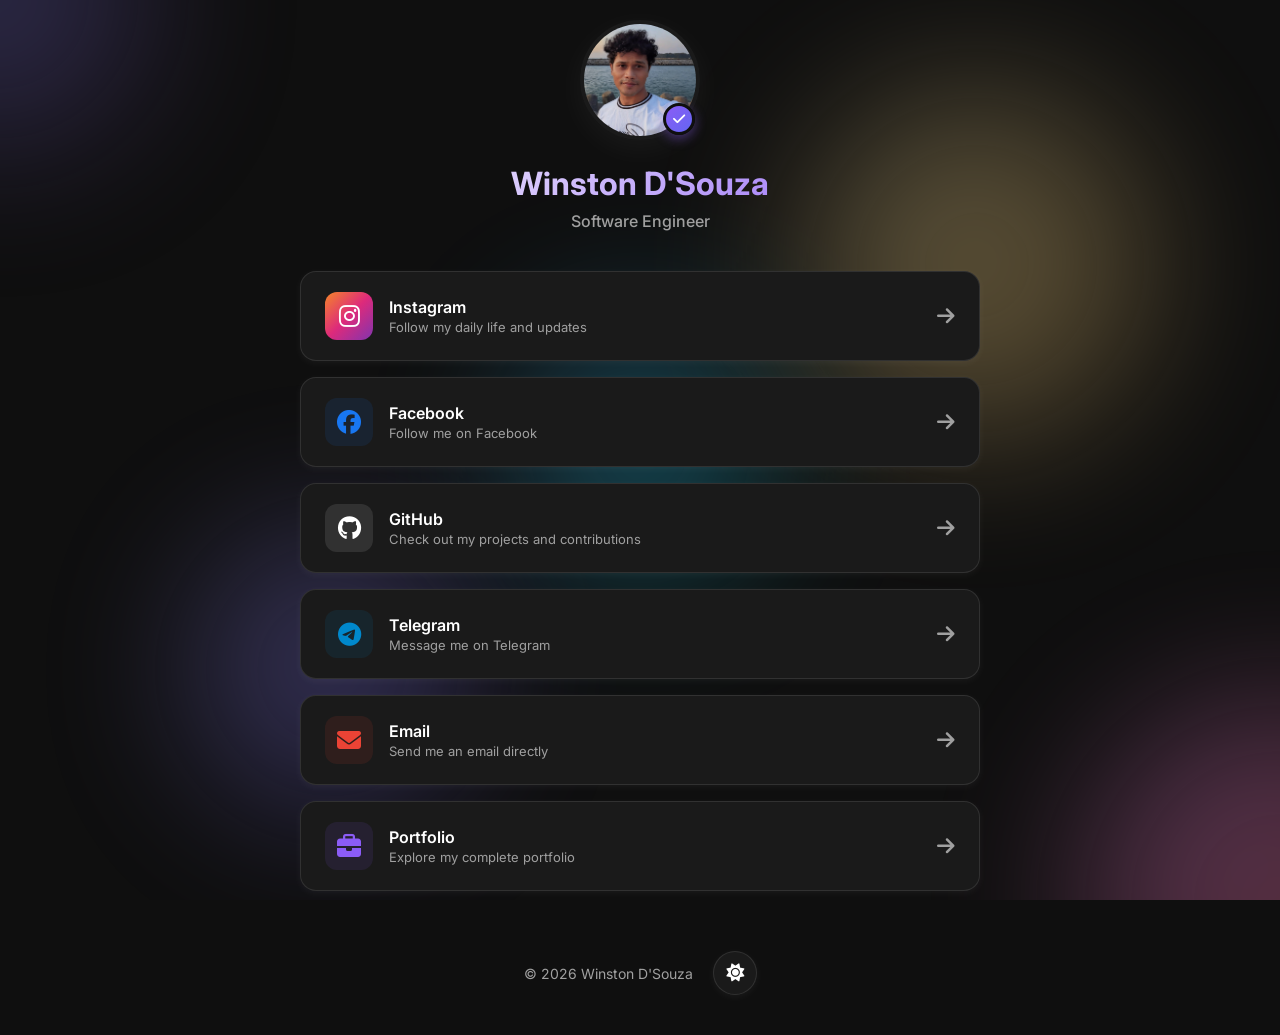
<file: alllinks.html>
<!DOCTYPE html>
<html lang="en">
<head>
    <meta charset="UTF-8">
    <meta name="viewport" content="width=device-width, initial-scale=1.0">
    <meta name="title" content="Winston D'Souza | Links">
    <meta name="description" content="Connect with Winston D'Souza - Software Engineer at Altera Digital Health">
    <title>Winston D'Souza | All Links</title>
    
    <!-- Google Fonts -->
    <link rel="preconnect" href="https://fonts.googleapis.com">
    <link rel="preconnect" href="https://fonts.gstatic.com" crossorigin>
    <link href="https://fonts.googleapis.com/css2?family=Inter:wght@400;500;600;700&display=swap" rel="stylesheet">
    
    <!-- Font Awesome -->
    <link rel="stylesheet" href="https://cdnjs.cloudflare.com/ajax/libs/font-awesome/6.4.0/css/all.min.css">
    
    <link rel="stylesheet" href="linktree-style.css">
</head>
<body>
    <!-- Background Animation -->
    <div class="background-animation">
        <div class="circle circle-1"></div>
        <div class="circle circle-2"></div>
        <div class="circle circle-3"></div>
        <div class="circle circle-4"></div>
        <div class="circle circle-5"></div>
    </div>

    <!-- Main Container -->
    <div class="container">
        <!-- Profile Section -->
        <div class="profile-section">
            <div class="profile-image-wrapper">
                <img src="images/winston_alllinks_pic.jpg" alt="Winston D'Souza" class="profile-image">
                <div class="profile-badge">
                    <i class="fas fa-check"></i>
                </div>
            </div>
            <h1 class="profile-name">Winston D'Souza</h1>
            <p class="profile-title">Software Engineer</p>
        </div>

        <!-- Links Container -->
        <div class="links-container">
            <a href="https://www.instagram.com/dsowinston/" target="_blank" class="link-card instagram">
                <div class="link-icon">
                    <i class="fab fa-instagram"></i>
                </div>
                <div class="link-content">
                    <h3>Instagram</h3>
                    <p>Follow my daily life and updates</p>
                </div>
                <div class="link-arrow">
                    <i class="fas fa-arrow-right"></i>
                </div>
            </a>

            <a href="https://www.facebook.com/winston.dsouza.in" target="_blank" class="link-card facebook">
                <div class="link-icon">
                    <i class="fab fa-facebook"></i>
                </div>
                <div class="link-content">
                    <h3>Facebook</h3>
                    <p>Follow me on Facebook</p>
                </div>
                <div class="link-arrow">
                    <i class="fas fa-arrow-right"></i>
                </div>
            </a>

            <a href="https://github.com/winston-dsouza" target="_blank" class="link-card github">
                <div class="link-icon">
                    <i class="fab fa-github"></i>
                </div>
                <div class="link-content">
                    <h3>GitHub</h3>
                    <p>Check out my projects and contributions</p>
                </div>
                <div class="link-arrow">
                    <i class="fas fa-arrow-right"></i>
                </div>
            </a>

            <a href="https://t.me/winstonde" target="_blank" class="link-card telegram">
                <div class="link-icon">
                    <i class="fab fa-telegram"></i>
                </div>
                <div class="link-content">
                    <h3>Telegram</h3>
                    <p>Message me on Telegram</p>
                </div>
                <div class="link-arrow">
                    <i class="fas fa-arrow-right"></i>
                </div>
            </a>

            <a href="mailto:winstondsouza688@gmail.com" class="link-card email">
                <div class="link-icon">
                    <i class="fas fa-envelope"></i>
                </div>
                <div class="link-content">
                    <h3>Email</h3>
                    <p>Send me an email directly</p>
                </div>
                <div class="link-arrow">
                    <i class="fas fa-arrow-right"></i>
                </div>
            </a>

            <a href="index.html" class="link-card" style="color: #8b5cf6;">
                <div class="link-icon" style="background: rgba(139, 92, 246, 0.1); color: #8b5cf6;">
                    <i class="fas fa-briefcase"></i>
                </div>
                <div class="link-content">
                    <h3>Portfolio</h3>
                    <p>Explore my complete portfolio</p>
                </div>
                <div class="link-arrow">
                    <i class="fas fa-arrow-right"></i>
                </div>
            </a>
        </div>

        <!-- Footer -->
        <div class="footer">
            <p>© 2026 Winston D'Souza</p>
            <button id="themeToggle" class="theme-toggle">
                <i class="fas fa-moon"></i>
            </button>
        </div>
    </div>

    <script src="linktree-script.js"></script>
</body>
</html>
</file>
<file: style.css>
/* ============================================================
   PIXEL × MINIMAL — Winston D'Souza Portfolio
   Inspired by: Majd Portfolio + Streamline Pixel Icons
   ============================================================ */

*, *::before, *::after { margin: 0; padding: 0; box-sizing: border-box; }

:root {
    --yellow:     #F5D90A;
    --yellow-dim: rgba(245, 217, 10, 0.07);
    --yellow-glow:rgba(245, 217, 10, 0.15);
    --bg:         #090909;
    --surface:    #101010;
    --surface-2:  #161616;
    --text:       #ECECEC;
    --muted:      #555555;
    --muted-2:    #888888;
    --border:     #1C1C1C;
    --border-2:   #2A2A2A;
    --white:      #FFFFFF;
    --radius:     0px;
    --max:        1240px;
}

html { scroll-behavior: smooth; }

body {
    font-family: 'Inter', sans-serif;
    background: var(--bg);
    color: var(--text);
    line-height: 1.6;
    overflow-x: hidden;
    cursor: none;
}

/* === CUSTOM CURSOR === */
.cursor {
    position: fixed;
    pointer-events: none;
    z-index: 99999;
    mix-blend-mode: difference;
}
.cursor-dot {
    position: fixed;
    width: 8px; height: 8px;
    background: var(--yellow);
    top: 0; left: 0;
    transform: translate(-50%, -50%);
    transition: none;
    image-rendering: pixelated;
}
.cursor-ring {
    position: fixed;
    width: 32px; height: 32px;
    border: 1px solid var(--yellow);
    top: 0; left: 0;
    transform: translate(-50%, -50%);
    transition: transform 0.12s ease, width 0.2s ease, height 0.2s ease;
    image-rendering: pixelated;
}
.cursor-ring.hovering {
    width: 48px; height: 48px;
    background: var(--yellow-dim);
}

/* === SCROLL PROGRESS === */
.scroll-progress {
    position: fixed;
    top: 0; left: 0;
    height: 2px; width: 0%;
    background: var(--yellow);
    z-index: 9999;
    transition: width 0.08s linear;
}

/* === PIXEL BACKGROUND GRID === */
.bg-pixel-grid {
    position: fixed;
    inset: 0;
    background-image:
        radial-gradient(circle at 20% 20%, rgba(245, 217, 10, 0.04) 0%, transparent 40%),
        radial-gradient(rgba(245, 217, 10, 0.06) 1px, transparent 1px);
    background-size: auto, 32px 32px;
    z-index: -1;
    pointer-events: none;
}

/* === LOADER === */
.loader {
    position: fixed;
    inset: 0;
    background: var(--bg);
    display: flex;
    justify-content: center;
    align-items: center;
    z-index: 10000;
    transition: opacity 0.4s ease, visibility 0.4s ease;
}
.loader.hidden { opacity: 0; visibility: hidden; pointer-events: none; }
.loader-inner {
    display: flex;
    flex-direction: column;
    align-items: center;
    gap: 1.5rem;
}
.loader-logo {
    font-family: 'DM Mono', monospace;
    font-size: 2.5rem;
    font-weight: 700;
    color: var(--yellow);
    letter-spacing: 0.15em;
}
.loader-pixels {
    display: grid;
    grid-template-columns: repeat(8, 6px);
    grid-template-rows: repeat(2, 6px);
    gap: 3px;
}
.loader-pixels span {
    width: 6px; height: 6px;
    background: var(--border);
    animation: pixel-load 1.2s ease infinite;
}
.loader-pixels span:nth-child(n)  { animation-delay: calc(n * 0.08s); }
.loader-pixels span:nth-child(1)  { animation-delay: 0.00s; }
.loader-pixels span:nth-child(2)  { animation-delay: 0.08s; }
.loader-pixels span:nth-child(3)  { animation-delay: 0.16s; }
.loader-pixels span:nth-child(4)  { animation-delay: 0.24s; }
.loader-pixels span:nth-child(5)  { animation-delay: 0.32s; }
.loader-pixels span:nth-child(6)  { animation-delay: 0.40s; }
.loader-pixels span:nth-child(7)  { animation-delay: 0.48s; }
.loader-pixels span:nth-child(8)  { animation-delay: 0.56s; }
.loader-pixels span:nth-child(9)  { animation-delay: 0.08s; }
.loader-pixels span:nth-child(10) { animation-delay: 0.16s; }
.loader-pixels span:nth-child(11) { animation-delay: 0.24s; }
.loader-pixels span:nth-child(12) { animation-delay: 0.32s; }
.loader-pixels span:nth-child(13) { animation-delay: 0.40s; }
.loader-pixels span:nth-child(14) { animation-delay: 0.48s; }
.loader-pixels span:nth-child(15) { animation-delay: 0.56s; }
.loader-pixels span:nth-child(16) { animation-delay: 0.64s; }

@keyframes pixel-load {
    0%, 100% { background: var(--border); }
    50% { background: var(--yellow); }
}

/* === NAVIGATION === */
.navbar {
    position: fixed;
    top: 0; left: 0; right: 0;
    z-index: 1000;
    background: rgba(9, 9, 9, 0);
    border-bottom: 1px solid transparent;
    transition: all 0.3s ease;
}
.navbar.scrolled {
    background: rgba(9, 9, 9, 0.95);
    backdrop-filter: blur(16px);
    border-bottom-color: var(--border);
}
.nav-inner {
    max-width: var(--max);
    margin: 0 auto;
    padding: 0 2rem;
    height: 64px;
    display: flex;
    align-items: center;
    justify-content: space-between;
    gap: 2rem;
}
.nav-logo {
    font-family: 'DM Mono', monospace;
    font-size: 1.1rem;
    font-weight: 700;
    color: var(--yellow);
    text-decoration: none;
    letter-spacing: 0.05em;
    transition: opacity 0.2s;
}
.nav-logo:hover { opacity: 0.7; }

.nav-links {
    display: flex;
    list-style: none;
    gap: 0.25rem;
}
.nav-links a {
    font-family: 'DM Mono', monospace;
    font-size: 0.78rem;
    color: var(--muted-2);
    text-decoration: none;
    padding: 0.4rem 0.75rem;
    letter-spacing: 0.04em;
    transition: color 0.2s;
}
.nav-links a:hover { color: var(--text); }

.nav-status {
    display: flex;
    align-items: center;
    gap: 0.5rem;
    padding: 0.35rem 0.9rem;
    border: 1px solid rgba(245, 217, 10, 0.3);
    font-family: 'DM Mono', monospace;
    font-size: 0.72rem;
    color: var(--yellow);
    letter-spacing: 0.08em;
    text-transform: uppercase;
}
.status-dot {
    width: 6px; height: 6px;
    background: var(--yellow);
    animation: blink-px 2s step-end infinite;
}
@keyframes blink-px {
    0%, 100% { opacity: 1; }
    50% { opacity: 0; }
}

.mobile-toggle {
    display: none;
    flex-direction: column;
    gap: 5px;
    width: 36px; height: 36px;
    justify-content: center;
    align-items: center;
    background: none;
    border: 1px solid var(--border);
    cursor: none;
    padding: 8px;
}
.mobile-toggle span {
    display: block;
    width: 20px; height: 1px;
    background: var(--text);
    transition: all 0.2s ease;
}
.mobile-toggle.active span:nth-child(1) { transform: rotate(45deg) translate(4px, 4px); }
.mobile-toggle.active span:nth-child(2) { opacity: 0; }
.mobile-toggle.active span:nth-child(3) { transform: rotate(-45deg) translate(4px, -4px); }

/* Mobile sidebar */
.sidebar-overlay {
    position: fixed; inset: 0;
    background: rgba(0,0,0,0.7);
    opacity: 0; visibility: hidden;
    transition: all 0.3s;
    z-index: 1998;
}
.sidebar-overlay.active { opacity: 1; visibility: visible; }
.mobile-sidebar {
    position: fixed;
    top: 0; right: -280px;
    width: 260px; height: 100%;
    background: var(--surface);
    border-left: 1px solid var(--border);
    transition: right 0.3s ease;
    z-index: 1999;
    padding: 4rem 2rem 2rem;
}
.mobile-sidebar.active { right: 0; }
.mobile-sidebar ul { list-style: none; }
.mobile-sidebar a {
    display: block;
    font-family: 'DM Mono', monospace;
    font-size: 0.9rem;
    color: var(--muted-2);
    text-decoration: none;
    padding: 0.9rem 0;
    border-bottom: 1px solid var(--border);
    transition: color 0.2s;
}
.mobile-sidebar a:hover { color: var(--yellow); }

/* === DIVIDER === */
hr.section-rule {
    border: none;
    border-top: 1px solid var(--border);
    margin: 0;
}

/* === HERO === */
.hero {
    min-height: 100vh;
    display: grid;
    grid-template-rows: 1fr auto auto;
    padding-top: 64px;
}

.hero-main {
    max-width: var(--max);
    margin: 0 auto;
    width: 100%;
    padding: 0 2rem;
    display: grid;
    grid-template-columns: 1fr 380px;
    gap: 4rem;
    align-items: center;
    padding-top: 4rem;
    padding-bottom: 4rem;
}

.hero-label {
    font-family: 'DM Mono', monospace;
    font-size: 0.72rem;
    color: var(--muted);
    letter-spacing: 0.15em;
    text-transform: uppercase;
    display: flex;
    align-items: center;
    gap: 0.75rem;
    margin-bottom: 2rem;
}
.hero-label::after {
    content: '';
    flex: 1;
    max-width: 80px;
    height: 1px;
    background: var(--border-2);
}

.hero-title {
    font-family: 'Syne', sans-serif;
    font-size: clamp(3.5rem, 8vw, 7rem);
    font-weight: 800;
    line-height: 0.92;
    color: var(--text);
    margin-bottom: 1.5rem;
    letter-spacing: -0.02em;
}
.hero-title .yellow { color: var(--yellow); }

.hero-typed-wrap {
    font-family: 'DM Mono', monospace;
    font-size: 1rem;
    color: var(--muted-2);
    margin-bottom: 1.5rem;
    min-height: 1.5rem;
}
.typed-txt { color: var(--yellow); }
.typed-cur {
    color: var(--yellow);
    animation: blink-px 1s step-end infinite;
}

.hero-bio {
    font-size: 1rem;
    color: var(--muted-2);
    line-height: 1.75;
    max-width: 480px;
    margin-bottom: 2.5rem;
}
.hero-bio strong { color: var(--text); font-weight: 600; }

.hero-actions {
    display: flex;
    gap: 1rem;
    flex-wrap: wrap;
    margin-bottom: 2.5rem;
}
.btn-primary {
    display: inline-flex;
    align-items: center;
    gap: 0.5rem;
    padding: 0.8rem 1.75rem;
    background: var(--yellow);
    color: #090909;
    font-family: 'DM Mono', monospace;
    font-size: 0.82rem;
    font-weight: 700;
    letter-spacing: 0.05em;
    text-decoration: none;
    text-transform: uppercase;
    transition: all 0.15s ease;
    cursor: none;
}
.btn-primary:hover {
    background: var(--white);
    transform: translate(-2px, -2px);
    box-shadow: 3px 3px 0 var(--yellow);
}
.btn-outline {
    display: inline-flex;
    align-items: center;
    gap: 0.5rem;
    padding: 0.8rem 1.75rem;
    background: transparent;
    color: var(--muted-2);
    border: 1px solid var(--border-2);
    font-family: 'DM Mono', monospace;
    font-size: 0.82rem;
    letter-spacing: 0.05em;
    text-decoration: none;
    text-transform: uppercase;
    transition: all 0.15s ease;
    cursor: none;
}
.btn-outline:hover {
    border-color: var(--yellow);
    color: var(--yellow);
    transform: translate(-2px, -2px);
    box-shadow: 3px 3px 0 var(--border-2);
}

.hero-social {
    display: flex;
    gap: 0.6rem;
}
.hero-social a {
    width: 36px; height: 36px;
    display: flex; align-items: center; justify-content: center;
    border: 1px solid var(--border);
    color: var(--muted);
    text-decoration: none;
    font-size: 0.85rem;
    transition: all 0.15s ease;
    cursor: none;
}
.hero-social a:hover {
    border-color: var(--yellow);
    color: var(--yellow);
    transform: translate(-2px, -2px);
    box-shadow: 2px 2px 0 var(--border-2);
}

/* Hero right: pixel terminal illustration */
.hero-visual {
    position: relative;
    display: flex;
    align-items: center;
    justify-content: center;
}
.pixel-terminal {
    width: 100%;
    max-width: 380px;
    image-rendering: pixelated;
}
.pixel-scatter {
    position: absolute;
    width: 100%; height: 100%;
    pointer-events: none;
    overflow: hidden;
}
.px-dot {
    position: absolute;
    width: 4px; height: 4px;
    background: var(--yellow);
}

/* Hero marquee ticker */
.hero-ticker {
    border-top: 1px solid var(--border);
    border-bottom: 1px solid var(--border);
    padding: 0.75rem 0;
    overflow: hidden;
    white-space: nowrap;
}
.ticker-track {
    display: inline-flex;
    gap: 0;
    animation: ticker 28s linear infinite;
}
.ticker-item {
    display: inline-flex;
    align-items: center;
    gap: 1.5rem;
    padding: 0 2rem;
    font-family: 'DM Mono', monospace;
    font-size: 0.78rem;
    color: var(--muted);
    letter-spacing: 0.1em;
    text-transform: uppercase;
}
.ticker-item .tick-sep {
    color: var(--yellow);
    font-size: 0.6rem;
}
@keyframes ticker {
    from { transform: translateX(0); }
    to   { transform: translateX(-50%); }
}

/* Hero stats */
.hero-stats {
    max-width: var(--max);
    margin: 0 auto;
    width: 100%;
    padding: 2rem;
    display: grid;
    grid-template-columns: repeat(4, 1fr);
    border-top: 1px solid var(--border);
}
.stat-item {
    padding: 1.5rem;
    border-right: 1px solid var(--border);
    text-align: center;
}
.stat-item:last-child { border-right: none; }
.stat-num {
    font-family: 'Syne', sans-serif;
    font-size: 2.2rem;
    font-weight: 800;
    color: var(--yellow);
    display: block;
    margin-bottom: 0.3rem;
}
.stat-label {
    font-family: 'DM Mono', monospace;
    font-size: 0.7rem;
    color: var(--muted);
    text-transform: uppercase;
    letter-spacing: 0.1em;
}

/* === SECTIONS === */
.section {
    max-width: var(--max);
    margin: 0 auto;
    padding: 6rem 2rem;
}
.section-full {
    padding: 6rem 0;
    border-top: 1px solid var(--border);
}
.section-full .section-inner {
    max-width: var(--max);
    margin: 0 auto;
    padding: 0 2rem;
}

.section-head {
    display: flex;
    align-items: baseline;
    gap: 1rem;
    margin-bottom: 4rem;
}
.section-num {
    font-family: 'DM Mono', monospace;
    font-size: 0.72rem;
    color: var(--yellow);
    letter-spacing: 0.15em;
    text-transform: uppercase;
}
.section-title {
    font-family: 'Syne', sans-serif;
    font-size: clamp(1.8rem, 4vw, 3rem);
    font-weight: 800;
    color: var(--text);
    letter-spacing: -0.02em;
    line-height: 1.1;
}

/* Fade in */
.fade-in {
    opacity: 0;
    transform: translateY(20px);
    transition: opacity 0.6s ease, transform 0.6s ease;
}
.fade-in.visible { opacity: 1; transform: translateY(0); }

/* === ABOUT === */
.about-grid {
    display: grid;
    grid-template-columns: 1fr 1fr;
    gap: 5rem;
    align-items: start;
}
.about-photo-wrap {
    margin-bottom: 2rem;
}
.about-photo {
    width: 180px;
    height: 180px;
    object-fit: cover;
    object-position: top center;
    display: block;
    border-radius: 50%;
    border: 2px solid var(--border-2);
    box-shadow: 0 0 0 3px rgba(245,217,10,0.3);
    transition: box-shadow 0.3s;
}
.about-photo:hover {
    box-shadow: 0 0 0 3px var(--yellow);
}
.about-photo-label {
    display: flex;
    align-items: center;
    gap: 0.5rem;
    margin-top: 0.75rem;
    font-family: 'DM Mono', monospace;
    font-size: 0.68rem;
    color: var(--muted-2);
    letter-spacing: 0.05em;
}
.about-text h3 {
    font-family: 'Syne', sans-serif;
    font-size: 1.1rem;
    font-weight: 700;
    color: var(--yellow);
    margin-bottom: 1.25rem;
    text-transform: uppercase;
    letter-spacing: 0.08em;
}
.about-text p {
    color: var(--muted-2);
    margin-bottom: 1rem;
    line-height: 1.85;
    font-size: 0.97rem;
}
.about-text p strong { color: var(--text); }
.about-text .award-line {
    display: flex;
    align-items: flex-start;
    gap: 0.75rem;
    padding: 1rem;
    background: var(--yellow-dim);
    border-left: 2px solid var(--yellow);
    margin-top: 1.5rem;
    font-size: 0.88rem;
    color: var(--muted-2);
    line-height: 1.6;
}
.award-line strong { color: var(--text); }

/* Skills grid */
.skills-grid { display: flex; flex-direction: column; gap: 0; }
.skill-cat {
    padding: 1.25rem 0;
    border-bottom: 1px solid var(--border);
    display: grid;
    grid-template-columns: 140px 1fr;
    gap: 1rem;
    align-items: start;
}
.skill-cat:first-child { border-top: 1px solid var(--border); }
.skill-cat-label {
    font-family: 'DM Mono', monospace;
    font-size: 0.7rem;
    color: var(--muted);
    text-transform: uppercase;
    letter-spacing: 0.1em;
    padding-top: 0.15rem;
}
.skill-tags-row {
    display: flex;
    flex-wrap: wrap;
    gap: 0.4rem;
}
.stag {
    font-family: 'DM Mono', monospace;
    font-size: 0.75rem;
    color: var(--muted-2);
    padding: 0.3rem 0.7rem;
    border: 1px solid var(--border);
    transition: all 0.15s ease;
}
.stag:hover {
    border-color: var(--yellow);
    color: var(--yellow);
}

/* === CERTIFICATIONS === */
.cert-row {
    display: flex;
    align-items: center;
    gap: 2rem;
    padding: 2rem;
    border: 1px solid var(--border);
    transition: all 0.15s ease;
    position: relative;
    overflow: hidden;
}
.cert-row::before {
    content: '';
    position: absolute;
    left: 0; top: 0; bottom: 0;
    width: 3px;
    background: var(--yellow);
}
.cert-row:hover {
    border-color: var(--border-2);
    transform: translate(-3px, -3px);
    box-shadow: 3px 3px 0 var(--border-2);
}
.cert-badge-img { width: 80px; height: 80px; object-fit: contain; flex-shrink: 0; }
.cert-info h3 {
    font-family: 'Syne', sans-serif;
    font-size: 1.2rem;
    font-weight: 700;
    color: var(--text);
    margin-bottom: 0.25rem;
}
.cert-info p {
    font-family: 'DM Mono', monospace;
    font-size: 0.8rem;
    color: var(--muted);
}
.cert-info .cert-issuer {
    color: var(--yellow);
    margin-top: 0.4rem;
}
.cert-year {
    margin-left: auto;
    font-family: 'Syne', sans-serif;
    font-size: 2.5rem;
    font-weight: 800;
    color: var(--border-2);
    flex-shrink: 0;
    line-height: 1;
}

/* === PROJECTS === */
.project-row {
    display: grid;
    grid-template-columns: 56px 1fr auto;
    gap: 2rem;
    padding: 2rem 0;
    border-bottom: 1px solid var(--border);
    align-items: start;
    transition: background 0.15s ease;
    position: relative;
}
.project-row:first-child { border-top: 1px solid var(--border); }
.project-row::after {
    content: '';
    position: absolute;
    inset: 0;
    background: var(--yellow-dim);
    opacity: 0;
    transition: opacity 0.2s ease;
    pointer-events: none;
}
.project-row:hover::after { opacity: 1; }
.project-row:hover .proj-num { color: var(--yellow); }
.project-row:hover .proj-title { color: var(--yellow); }
.proj-num {
    font-family: 'DM Mono', monospace;
    font-size: 0.75rem;
    color: var(--muted);
    padding-top: 0.25rem;
    transition: color 0.15s;
}
.proj-content { }
.proj-title {
    font-family: 'Syne', sans-serif;
    font-size: 1.25rem;
    font-weight: 700;
    color: var(--text);
    margin-bottom: 0.5rem;
    line-height: 1.2;
    transition: color 0.15s;
}
.proj-desc {
    font-size: 0.88rem;
    color: var(--muted-2);
    margin-bottom: 0.75rem;
    line-height: 1.65;
    max-width: 560px;
}
.proj-tags {
    display: flex;
    flex-wrap: wrap;
    gap: 0.4rem;
    margin-bottom: 0.5rem;
}
.ptag {
    font-family: 'DM Mono', monospace;
    font-size: 0.7rem;
    color: var(--muted);
    padding: 0.2rem 0.6rem;
    border: 1px solid var(--border);
    text-transform: uppercase;
    letter-spacing: 0.05em;
}
.ptag-yellow {
    color: var(--yellow);
    border-color: rgba(245, 217, 10, 0.35);
    background: var(--yellow-dim);
}
.proj-award {
    font-family: 'DM Mono', monospace;
    font-size: 0.72rem;
    color: var(--yellow);
    letter-spacing: 0.05em;
}
.proj-links {
    display: flex;
    flex-direction: column;
    align-items: flex-end;
    gap: 0.5rem;
    flex-shrink: 0;
    padding-top: 0.25rem;
}
.proj-link {
    display: inline-flex;
    align-items: center;
    gap: 0.35rem;
    font-family: 'DM Mono', monospace;
    font-size: 0.75rem;
    color: var(--muted-2);
    text-decoration: none;
    padding: 0.35rem 0.7rem;
    border: 1px solid var(--border);
    transition: all 0.15s ease;
    white-space: nowrap;
}
.proj-link:hover {
    color: var(--yellow);
    border-color: var(--yellow);
}
.proj-link-private {
    font-family: 'DM Mono', monospace;
    font-size: 0.72rem;
    color: var(--muted);
    padding: 0.35rem 0.7rem;
    border: 1px solid var(--border);
}
.filter-row {
    display: flex;
    gap: 0.4rem;
    flex-wrap: wrap;
    margin-bottom: 0;
    padding-bottom: 2rem;
    border-bottom: 1px solid var(--border);
}
.ftab {
    font-family: 'DM Mono', monospace;
    font-size: 0.72rem;
    color: var(--muted);
    padding: 0.4rem 1rem;
    border: 1px solid var(--border);
    background: transparent;
    letter-spacing: 0.06em;
    text-transform: uppercase;
    cursor: none;
    transition: all 0.15s ease;
}
.ftab:hover { border-color: var(--border-2); color: var(--muted-2); }
.ftab.active {
    background: var(--yellow);
    color: #090909;
    border-color: var(--yellow);
}

/* === PIXEL SKILL ICONS section === */
.pixel-skills-grid {
    display: grid;
    grid-template-columns: repeat(auto-fill, minmax(140px, 1fr));
    gap: 1px;
    background: var(--border);
    border: 1px solid var(--border);
    margin-top: 0;
}
.pixel-skill-card {
    background: var(--bg);
    padding: 1.5rem;
    display: flex;
    flex-direction: column;
    align-items: flex-start;
    gap: 0.75rem;
    transition: background 0.15s ease;
    cursor: default;
}
.pixel-skill-card:hover { background: var(--surface); }
.pixel-skill-card:hover .psk-name { color: var(--yellow); }
.psk-icon { width: 32px; height: 32px; image-rendering: pixelated; }
.psk-name {
    font-family: 'DM Mono', monospace;
    font-size: 0.75rem;
    color: var(--muted-2);
    letter-spacing: 0.05em;
    transition: color 0.15s;
}

/* === EXPERIENCE === */
.exp-grid {
    display: grid;
    grid-template-columns: 1fr 1fr;
    gap: 4rem;
}
.exp-col-title {
    font-family: 'DM Mono', monospace;
    font-size: 0.72rem;
    color: var(--yellow);
    letter-spacing: 0.15em;
    text-transform: uppercase;
    margin-bottom: 2rem;
    padding-bottom: 1rem;
    border-bottom: 1px solid var(--border);
}
.exp-item {
    padding: 1.5rem 0;
    border-bottom: 1px solid var(--border);
}
.exp-item:last-child { border-bottom: none; }
.exp-date {
    font-family: 'DM Mono', monospace;
    font-size: 0.7rem;
    color: var(--muted);
    margin-bottom: 0.4rem;
    letter-spacing: 0.05em;
}
.exp-role {
    font-family: 'Syne', sans-serif;
    font-size: 1.05rem;
    font-weight: 700;
    color: var(--text);
    margin-bottom: 0.2rem;
}
.exp-company {
    font-family: 'DM Mono', monospace;
    font-size: 0.8rem;
    color: var(--muted-2);
    margin-bottom: 0.5rem;
}
.exp-desc {
    font-size: 0.85rem;
    color: var(--muted);
    line-height: 1.65;
}
.exp-achievements {
    margin-top: 0.6rem;
    list-style: none;
}
.exp-achievements li {
    font-size: 0.82rem;
    color: var(--muted-2);
    padding: 0.2rem 0;
    display: flex;
    gap: 0.5rem;
}
.exp-achievements li::before {
    content: '▸';
    color: var(--yellow);
    flex-shrink: 0;
}
.exp-tags {
    display: flex;
    flex-wrap: wrap;
    gap: 0.4rem;
    margin-top: 0.9rem;
}
.etag {
    font-family: 'DM Mono', monospace;
    font-size: 0.65rem;
    letter-spacing: 0.05em;
    color: var(--yellow);
    background: rgba(245,217,10,0.07);
    border: 1px solid rgba(245,217,10,0.2);
    padding: 0.2rem 0.55rem;
}

/* === CONTACT === */
.contact-section {
    border-top: 1px solid var(--border);
    padding: 6rem 0 0;
}
.contact-inner {
    max-width: var(--max);
    margin: 0 auto;
    padding: 0 2rem;
}
.contact-big {
    font-family: 'Syne', sans-serif;
    font-size: clamp(3rem, 8vw, 7rem);
    font-weight: 800;
    color: var(--text);
    line-height: 0.95;
    letter-spacing: -0.03em;
    margin-bottom: 3rem;
}
.contact-big .c-yellow { color: var(--yellow); }

.contact-row {
    display: grid;
    grid-template-columns: 1fr 1fr;
    gap: 3rem;
    padding-top: 3rem;
    border-top: 1px solid var(--border);
}
.contact-email-link {
    display: inline-flex;
    align-items: center;
    gap: 0.75rem;
    font-family: 'Syne', sans-serif;
    font-size: 1.1rem;
    font-weight: 700;
    color: var(--text);
    text-decoration: none;
    transition: color 0.2s;
}
.contact-email-link:hover { color: var(--yellow); }
.contact-email-link .arrow {
    width: 36px; height: 36px;
    border: 1px solid var(--border-2);
    display: flex; align-items: center; justify-content: center;
    font-size: 0.9rem;
    transition: all 0.15s;
}
.contact-email-link:hover .arrow {
    background: var(--yellow);
    border-color: var(--yellow);
    color: #090909;
    transform: translate(-2px, -2px);
    box-shadow: 2px 2px 0 var(--border-2);
}
.contact-channels {
    display: flex;
    flex-direction: column;
    gap: 0.8rem;
}
.ch-item {
    display: flex;
    align-items: center;
    gap: 1rem;
    text-decoration: none;
    padding: 0.75rem 0;
    border-bottom: 1px solid var(--border);
    color: var(--muted-2);
    font-family: 'DM Mono', monospace;
    font-size: 0.82rem;
    transition: all 0.15s;
}
.ch-item:hover { color: var(--yellow); padding-left: 0.5rem; }
.ch-item i { width: 16px; text-align: center; }

/* === FOOTER === */
.footer {
    border-top: 1px solid var(--border);
    padding: 2rem;
}
.footer-inner {
    max-width: var(--max);
    margin: 0 auto;
    display: flex;
    align-items: center;
    justify-content: space-between;
    gap: 1rem;
    flex-wrap: wrap;
}
.footer-logo {
    font-family: 'DM Mono', monospace;
    font-size: 1rem;
    font-weight: 700;
    color: var(--yellow);
    letter-spacing: 0.05em;
}
.footer-copy {
    font-family: 'DM Mono', monospace;
    font-size: 0.72rem;
    color: var(--muted);
    letter-spacing: 0.05em;
}
.footer-links {
    display: flex;
    gap: 1.5rem;
}
.footer-links a {
    font-family: 'DM Mono', monospace;
    font-size: 0.72rem;
    color: var(--muted);
    text-decoration: none;
    letter-spacing: 0.05em;
    transition: color 0.2s;
}
.footer-links a:hover { color: var(--yellow); }

/* === BACK TO TOP === */
.back-to-top {
    position: fixed;
    bottom: 2rem; right: 2rem;
    width: 40px; height: 40px;
    background: var(--yellow);
    border: none;
    color: #090909;
    font-size: 0.85rem;
    cursor: none;
    display: flex;
    align-items: center;
    justify-content: center;
    opacity: 0;
    transform: translateY(10px);
    visibility: hidden;
    transition: all 0.2s ease;
    z-index: 999;
}
.back-to-top.visible {
    opacity: 1; transform: translateY(0); visibility: visible;
}
.back-to-top:hover {
    background: var(--white);
    transform: translate(-2px, -2px);
    box-shadow: 2px 2px 0 var(--border-2);
}

/* === RESPONSIVE === */
body { overflow-x: hidden; }

@media (max-width: 1024px) {
    .hero-main { grid-template-columns: 1fr; gap: 2rem; }
    .hero-visual { order: -1; max-width: 320px; margin: 0 auto; }
    .hero-stats { grid-template-columns: repeat(2, 1fr); }
    .stat-item:nth-child(2) { border-right: none; }
    .stat-item:nth-child(3) { border-top: 1px solid var(--border); }
    .stat-item:nth-child(4) { border-top: 1px solid var(--border); border-right: none; }
    .about-grid { grid-template-columns: 1fr; gap: 3rem; }
    .exp-grid { grid-template-columns: 1fr; }
    .contact-row { grid-template-columns: 1fr; gap: 2.5rem; }
}

@media (max-width: 768px) {
    .nav-links, .nav-status { display: none; }
    .mobile-toggle { display: flex; }

    /* Hero */
    .hero { padding: 5rem 1.25rem 0; }
    .hero-main { padding-top: 1.5rem; gap: 1.5rem; }
    .hero-label { font-size: 0.65rem; }
    .hero-title { font-size: clamp(2.6rem, 11vw, 4.5rem); line-height: 1; }
    .hero-bio { font-size: 0.88rem; }
    .hero-actions { flex-direction: column; gap: 0.75rem; }
    .btn-primary, .btn-outline { width: 100%; justify-content: center; }
    .hero-visual { max-width: 100%; }
    .pixel-terminal { width: 100%; max-width: 340px; height: auto; }
    .pixel-scatter { display: none; }

    /* Stats */
    .hero-stats { grid-template-columns: repeat(2, 1fr); }
    .stat-num { font-size: 2.5rem; }
    .stat-label { font-size: 0.6rem; white-space: normal; text-align: center; }

    /* Skills */
    .skill-cat { grid-template-columns: 100px 1fr; gap: 0.75rem; }
    .skill-cat-label { font-size: 0.62rem; }

    /* Projects */
    .project-row { grid-template-columns: 32px 1fr; gap: 1rem; }
    .proj-links { display: flex; flex-wrap: wrap; gap: 0.5rem; margin-top: 0.5rem; }
    .proj-num { font-size: 0.7rem; }
    .filter-row { gap: 0.4rem; flex-wrap: wrap; }
    .ftab { font-size: 0.68rem; padding: 0.35rem 0.65rem; }

    /* Experience */
    .exp-tags { gap: 0.3rem; }
    .etag { font-size: 0.6rem; }

    /* Contact */
    .contact-big { font-size: clamp(2.2rem, 9vw, 3.5rem); }
    .contact-email-link { font-size: clamp(0.75rem, 3.5vw, 1rem); word-break: break-all; }

    /* Footer */
    .footer-inner { flex-direction: column; align-items: flex-start; gap: 0.75rem; }
    .footer-links { display: none; }

    /* Sections */
    .section-full { padding: 3.5rem 0; }
    .section-inner { padding: 0 1.25rem; }
}

@media (max-width: 480px) {
    .hero-title { font-size: clamp(2.2rem, 10vw, 3.5rem); }
    .hero-social a { width: 34px; height: 34px; font-size: 0.8rem; }
    .pixel-skills-grid { grid-template-columns: repeat(3, 1fr); }
    .skill-cat { grid-template-columns: 1fr; gap: 0.5rem; }
    .skill-cat-label { padding-top: 0; }
    .about-photo { width: 140px; height: 140px; }
    .stat-num { font-size: 2rem; }
    .exp-col-title { font-size: 0.65rem; }
    .exp-role { font-size: 0.95rem; }
    .section-head { margin-bottom: 2rem; }
    .section-title { font-size: clamp(1.8rem, 7vw, 2.5rem); }
    .contact-big { font-size: clamp(2rem, 8.5vw, 3rem); }
}
</file>
<file: linktree-style.css>
/* ==================== CSS Variables ==================== */
:root {
    --bg-primary: #ffffff;
    --bg-secondary: #f8f9fa;
    --text-primary: #1a1a1a;
    --text-secondary: #6c757d;
    --accent-color: #8b5cf6;
    --card-bg: #ffffff;
    --card-shadow: rgba(0, 0, 0, 0.08);
    --card-hover-shadow: rgba(0, 0, 0, 0.15);
    --border-color: rgba(0, 0, 0, 0.1);
    
    /* Social Media Brand Colors */
    --linkedin: #0077b5;
    --github: #333333;
    --email: #ea4335;
    --telegram: #0088cc;
    --instagram: #e4405f;
    --facebook: #1877f2;
    
    /* Animation */
    --transition: all 0.3s cubic-bezier(0.4, 0, 0.2, 1);
}

[data-theme="dark"] {
    --bg-primary: #0f0f0f;
    --bg-secondary: #1a1a1a;
    --text-primary: #ffffff;
    --text-secondary: #a0a0a0;
    --card-bg: #1a1a1a;
    --card-shadow: rgba(255, 255, 255, 0.05);
    --card-hover-shadow: rgba(255, 255, 255, 0.1);
    --border-color: rgba(255, 255, 255, 0.1);
}

/* ==================== Global Styles ==================== */
* {
    margin: 0;
    padding: 0;
    box-sizing: border-box;
}

body {
    font-family: 'Inter', -apple-system, BlinkMacSystemFont, 'Segoe UI', Roboto, sans-serif;
    background-color: var(--bg-primary);
    color: var(--text-primary);
    min-height: 100vh;
    display: flex;
    justify-content: center;
    align-items: center;
    padding: 20px;
    overflow-x: hidden;
    position: relative;
    transition: var(--transition);
}

/* ==================== Background Animation ==================== */
.background-animation {
    position: fixed;
    top: 0;
    left: 0;
    width: 100%;
    height: 100%;
    z-index: -1;
    overflow: hidden;
}

.circle {
    position: absolute;
    border-radius: 50%;
    filter: blur(80px);
    opacity: 0.3;
    animation: float 20s infinite ease-in-out;
}

.circle-1 {
    width: 300px;
    height: 300px;
    background: linear-gradient(135deg, #667eea 0%, #764ba2 100%);
    top: -150px;
    left: -150px;
    animation-delay: 0s;
}

.circle-2 {
    width: 400px;
    height: 400px;
    background: linear-gradient(135deg, #f093fb 0%, #f5576c 100%);
    bottom: -200px;
    right: -200px;
    animation-delay: 5s;
}

.circle-3 {
    width: 250px;
    height: 250px;
    background: linear-gradient(135deg, #4facfe 0%, #00f2fe 100%);
    top: 50%;
    left: 50%;
    transform: translate(-50%, -50%);
    animation-delay: 10s;
}

.circle-4 {
    width: 350px;
    height: 350px;
    background: linear-gradient(135deg, #ffeaa7 0%, #fdcb6e 100%);
    top: 10%;
    right: 10%;
    animation-delay: 3s;
}

.circle-5 {
    width: 280px;
    height: 280px;
    background: linear-gradient(135deg, #a29bfe 0%, #6c5ce7 100%);
    bottom: 10%;
    left: 15%;
    animation-delay: 7s;
}

/* Extra colorful circles for light mode */
[data-theme="light"] .circle-1 {
    background: linear-gradient(135deg, #FF6B6B 0%, #FFE66D 100%);
    opacity: 0.6;
}

[data-theme="light"] .circle-2 {
    background: linear-gradient(135deg, #4ECDC4 0%, #44A08D 100%);
    opacity: 0.6;
}

[data-theme="light"] .circle-3 {
    background: linear-gradient(135deg, #A8E6CF 0%, #FFD3B6 100%);
    opacity: 0.6;
}

[data-theme="light"] .circle-4 {
    background: linear-gradient(135deg, #FF85A2 0%, #FFAFCC 100%);
    opacity: 0.6;
}

[data-theme="light"] .circle-5 {
    background: linear-gradient(135deg, #BDB2FF 0%, #FFC6FF 100%);
    opacity: 0.6;
}

@keyframes float {
    0%, 100% {
        transform: translate(0, 0) scale(1);
    }
    33% {
        transform: translate(30px, -50px) scale(1.1);
    }
    66% {
        transform: translate(-20px, 20px) scale(0.9);
    }
}

/* ==================== Container ==================== */
.container {
    max-width: 680px;
    width: 100%;
    position: relative;
    z-index: 1;
    animation: fadeInUp 0.6s ease-out;
}

@keyframes fadeInUp {
    from {
        opacity: 0;
        transform: translateY(30px);
    }
    to {
        opacity: 1;
        transform: translateY(0);
    }
}

/* ==================== Profile Section ==================== */
.profile-section {
    text-align: center;
    margin-bottom: 40px;
    animation: fadeInUp 0.6s ease-out 0.1s backwards;
}

.profile-image-wrapper {
    position: relative;
    width: 120px;
    height: 120px;
    margin: 0 auto 24px;
    animation: scaleIn 0.6s ease-out 0.2s backwards;
}

@keyframes scaleIn {
    from {
        transform: scale(0);
        opacity: 0;
    }
    to {
        transform: scale(1);
        opacity: 1;
    }
}

.profile-image {
    width: 100%;
    height: 100%;
    border-radius: 50%;
    object-fit: cover;
    border: 4px solid var(--card-bg);
    box-shadow: 0 8px 32px var(--card-shadow);
    transition: var(--transition);
}

.profile-image:hover {
    transform: scale(1.05);
    box-shadow: 0 12px 48px var(--card-hover-shadow);
}

.profile-badge {
    position: absolute;
    bottom: 5px;
    right: 5px;
    width: 32px;
    height: 32px;
    background: linear-gradient(135deg, var(--accent-color), #6366f1);
    border-radius: 50%;
    display: flex;
    align-items: center;
    justify-content: center;
    border: 3px solid var(--bg-primary);
    box-shadow: 0 4px 12px rgba(139, 92, 246, 0.4);
}

.profile-badge i {
    color: white;
    font-size: 14px;
}

.profile-name {
    font-size: 32px;
    font-weight: 700;
    margin-bottom: 8px;
    background: linear-gradient(135deg, var(--text-primary), var(--accent-color));
    -webkit-background-clip: text;
    -webkit-text-fill-color: transparent;
    background-clip: text;
}

.profile-title {
    font-size: 16px;
    color: var(--text-secondary);
    margin-bottom: 4px;
    font-weight: 500;
}

.profile-subtitle {
    font-size: 14px;
    color: var(--text-secondary);
    font-weight: 400;
}

/* ==================== Links Container ==================== */
.links-container {
    display: flex;
    flex-direction: column;
    gap: 16px;
    margin-bottom: 40px;
}

.link-card {
    background: var(--card-bg);
    border: 1px solid var(--border-color);
    border-radius: 16px;
    padding: 20px 24px;
    display: flex;
    align-items: center;
    gap: 16px;
    text-decoration: none;
    color: var(--text-primary);
    transition: var(--transition);
    box-shadow: 0 2px 8px var(--card-shadow);
    position: relative;
    overflow: hidden;
    animation: fadeInUp 0.6s ease-out backwards;
}

.link-card:nth-child(1) { animation-delay: 0.2s; }
.link-card:nth-child(2) { animation-delay: 0.25s; }
.link-card:nth-child(3) { animation-delay: 0.3s; }
.link-card:nth-child(4) { animation-delay: 0.35s; }
.link-card:nth-child(5) { animation-delay: 0.4s; }
.link-card:nth-child(6) { animation-delay: 0.45s; }
.link-card:nth-child(7) { animation-delay: 0.5s; }

.link-card::before {
    content: '';
    position: absolute;
    top: 0;
    left: 0;
    width: 4px;
    height: 100%;
    background: currentColor;
    opacity: 0;
    transition: var(--transition);
}

.link-card:hover {
    transform: translateY(-4px);
    box-shadow: 0 12px 32px var(--card-hover-shadow);
    border-color: currentColor;
}

.link-card:hover::before {
    opacity: 1;
}

.link-card:active {
    transform: translateY(-2px);
}

/* Link Card Icons */
.link-icon {
    width: 48px;
    height: 48px;
    border-radius: 12px;
    display: flex;
    align-items: center;
    justify-content: center;
    font-size: 24px;
    flex-shrink: 0;
    transition: var(--transition);
}

.link-card:hover .link-icon {
    transform: scale(1.1) rotate(5deg);
}

/* Social Media Specific Colors */
.linkedin {
    color: var(--linkedin);
}

.linkedin .link-icon {
    background: rgba(0, 119, 181, 0.1);
    color: var(--linkedin);
}

.github {
    color: var(--github);
}

.github .link-icon {
    background: rgba(51, 51, 51, 0.1);
    color: var(--github);
}

[data-theme="dark"] .github {
    color: #ffffff;
}

[data-theme="dark"] .github .link-icon {
    background: rgba(255, 255, 255, 0.1);
    color: #ffffff;
}

.email {
    color: var(--email);
}

.email .link-icon {
    background: rgba(234, 67, 53, 0.1);
    color: var(--email);
}

.telegram {
    color: var(--telegram);
}

.telegram .link-icon {
    background: rgba(0, 136, 204, 0.1);
    color: var(--telegram);
}

.instagram {
    color: var(--instagram);
}

.instagram .link-icon {
    background: linear-gradient(135deg, #f58529, #dd2a7b, #8134af);
    color: white;
}

.facebook {
    color: var(--facebook);
}

.facebook .link-icon {
    background: rgba(24, 119, 242, 0.1);
    color: var(--facebook);
}

/* Link Content */
.link-content {
    flex: 1;
    text-align: left;
}

.link-content h3 {
    font-size: 16px;
    font-weight: 600;
    margin-bottom: 2px;
    color: var(--text-primary);
}

.link-content p {
    font-size: 13px;
    color: var(--text-secondary);
}

/* Link Arrow */
.link-arrow {
    font-size: 20px;
    color: var(--text-secondary);
    transition: var(--transition);
}

.link-card:hover .link-arrow {
    transform: translateX(4px);
    color: currentColor;
}

/* ==================== Footer ==================== */
.footer {
    text-align: center;
    padding: 20px 0;
    color: var(--text-secondary);
    font-size: 14px;
    display: flex;
    justify-content: center;
    align-items: center;
    gap: 20px;
    position: relative;
    animation: fadeInUp 0.6s ease-out 0.5s backwards;
}

.theme-toggle {
    width: 44px;
    height: 44px;
    border-radius: 50%;
    border: 1px solid var(--border-color);
    background: var(--card-bg);
    color: var(--text-primary);
    cursor: pointer;
    display: flex;
    align-items: center;
    justify-content: center;
    font-size: 18px;
    transition: var(--transition);
    box-shadow: 0 2px 8px var(--card-shadow);
}

.theme-toggle:hover {
    transform: scale(1.1) rotate(15deg);
    box-shadow: 0 4px 16px var(--card-hover-shadow);
}

.theme-toggle:active {
    transform: scale(0.95);
}

/* ==================== Responsive Design ==================== */
@media (max-width: 640px) {
    body {
        padding: 20px 16px;
    }

    .profile-name {
        font-size: 28px;
    }

    .profile-title {
        font-size: 15px;
    }

    .profile-subtitle {
        font-size: 13px;
    }

    .link-card {
        padding: 16px 20px;
    }

    .link-icon {
        width: 44px;
        height: 44px;
        font-size: 20px;
    }

    .link-content h3 {
        font-size: 15px;
    }

    .link-content p {
        font-size: 12px;
    }

    .circle-1,
    .circle-2,
    .circle-3 {
        opacity: 0.2;
    }
}

/* ==================== Accessibility ==================== */
@media (prefers-reduced-motion: reduce) {
    *,
    *::before,
    *::after {
        animation-duration: 0.01ms !important;
        animation-iteration-count: 1 !important;
        transition-duration: 0.01ms !important;
    }
}

/* Focus Styles */
.link-card:focus-visible,
.theme-toggle:focus-visible {
    outline: 3px solid var(--accent-color);
    outline-offset: 2px;
}
</file>
